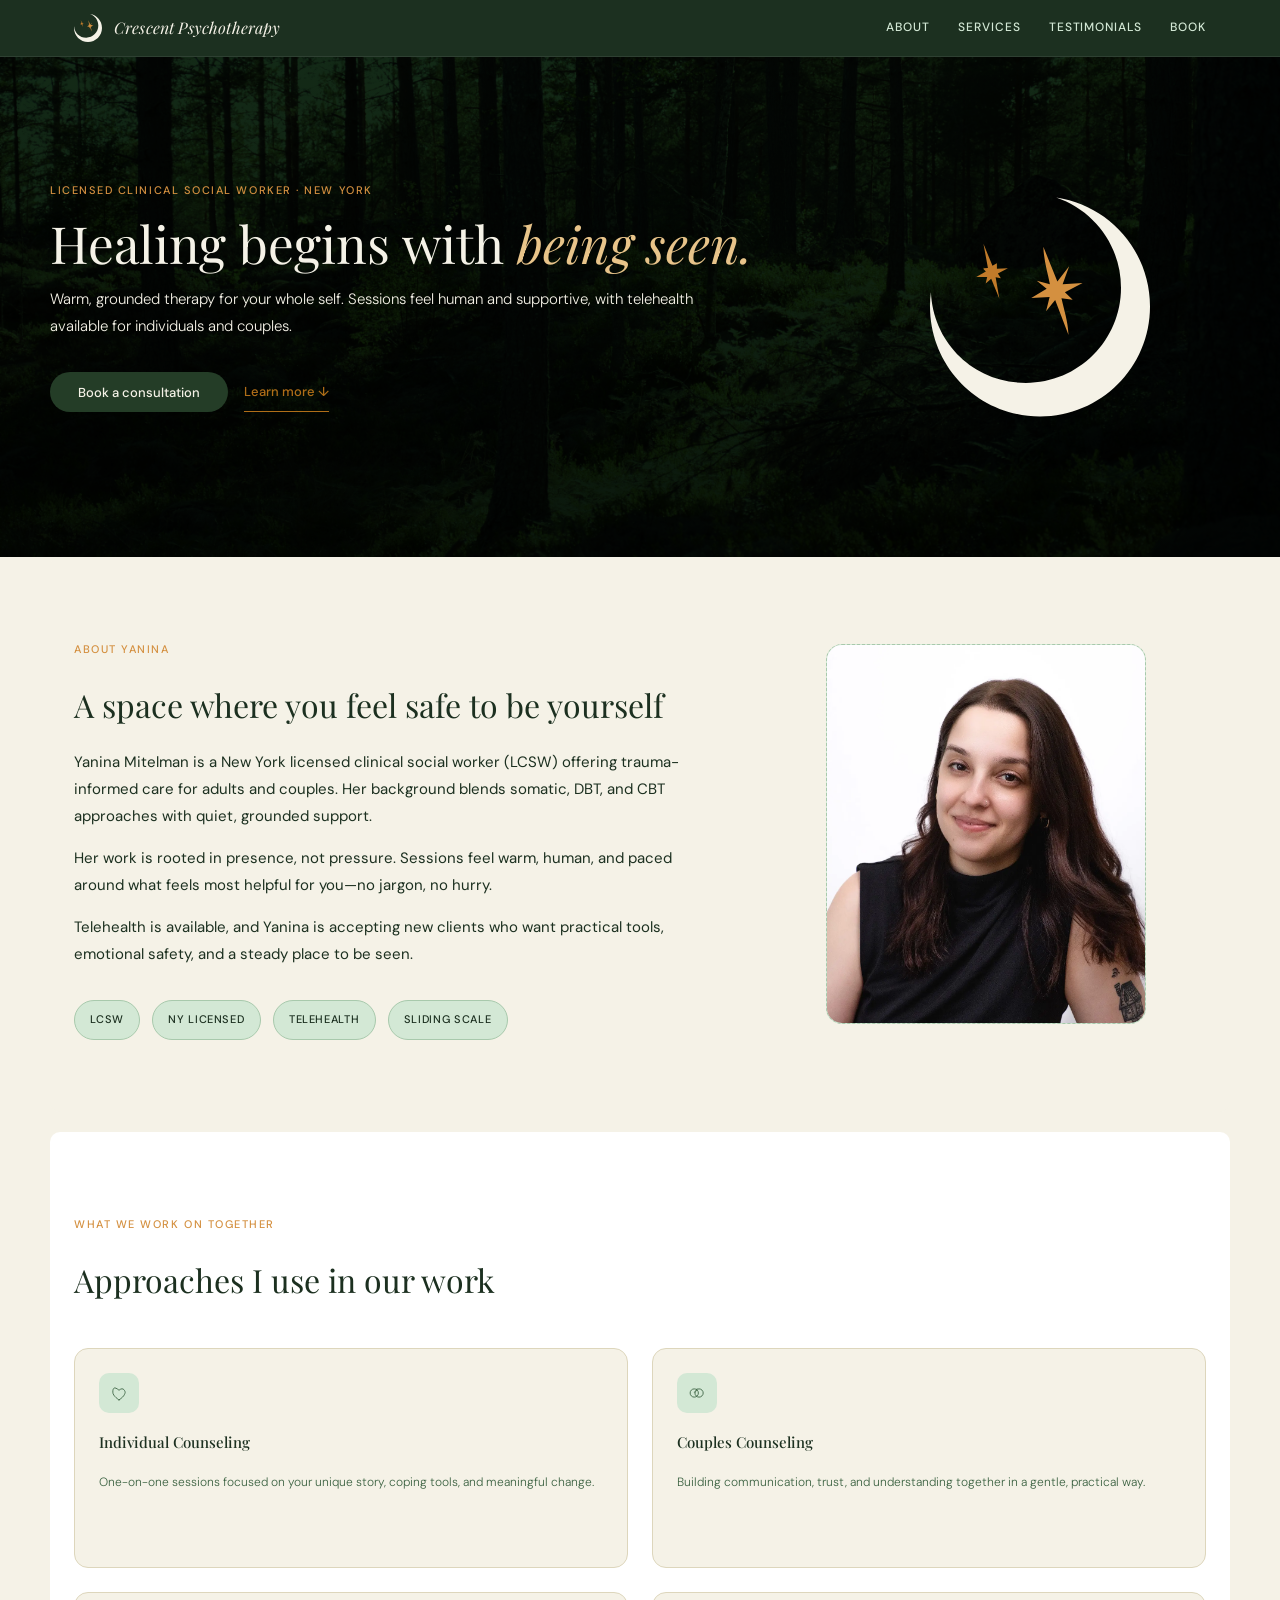
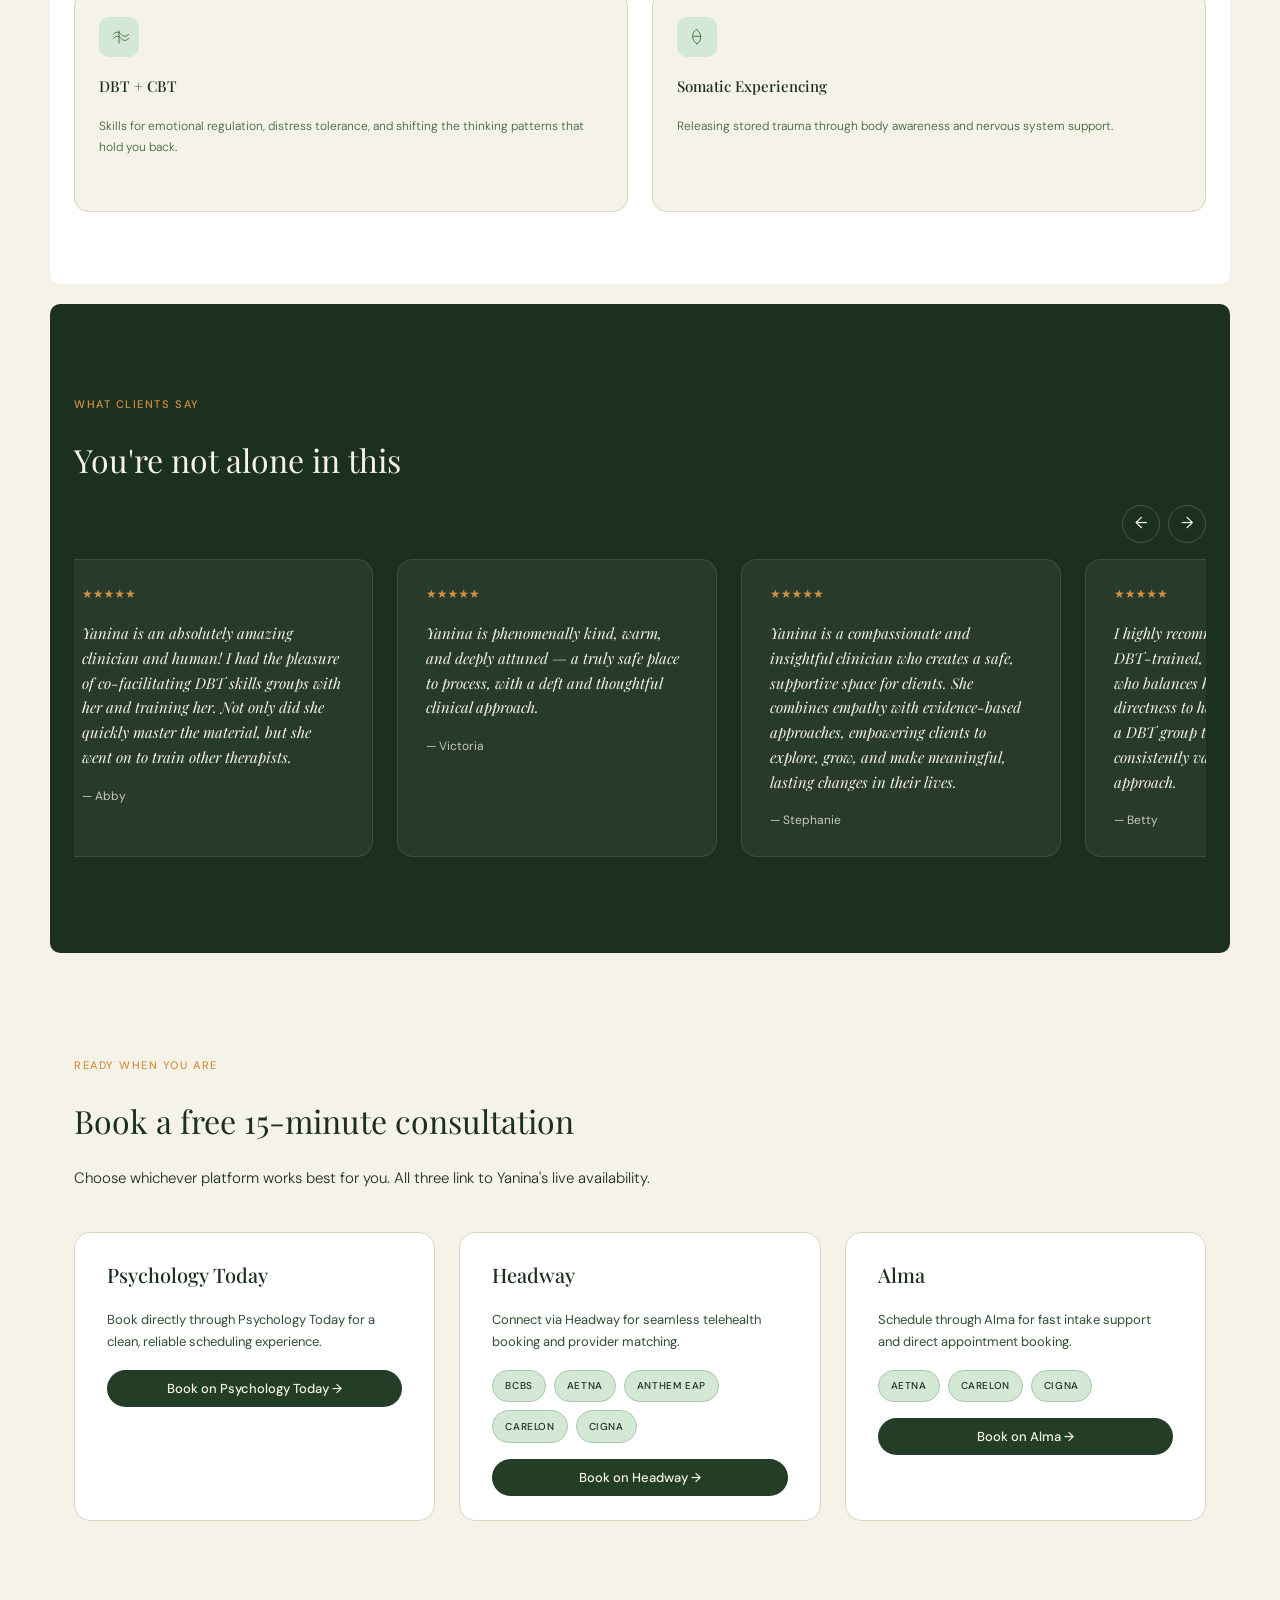
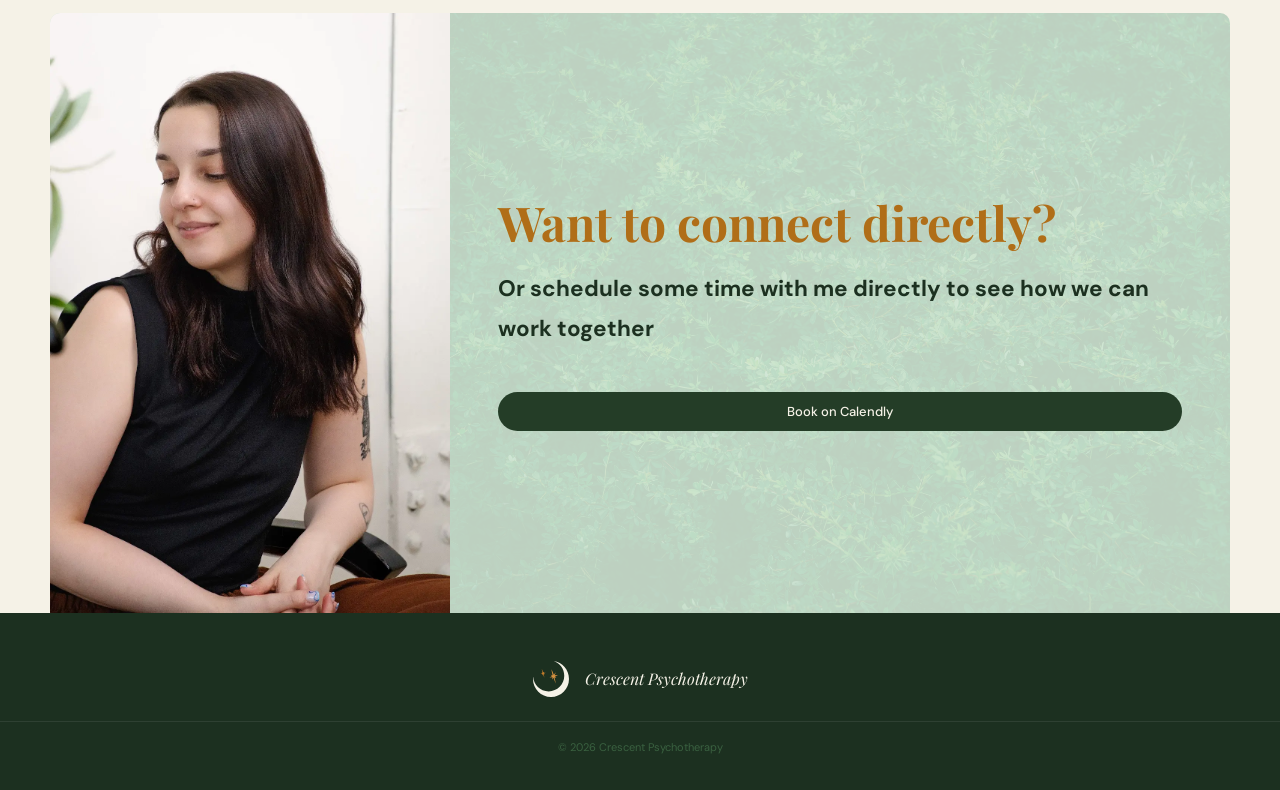
<file: index.html>
<!DOCTYPE html>
<html lang="en">
  <head>
    <meta charset="UTF-8" />
    <meta name="viewport" content="width=device-width, initial-scale=1.0" />
    <title>Crescent Psychotherapy | Yanina Mitelman, LCSW</title>

    <!-- SEO -->
    <meta name="description" content="Warm, grounded therapy with Yanina Mitelman, LCSW. Trauma-informed individual and couples counseling via telehealth in New York. Book a free 15-minute consultation." />
    <meta name="robots" content="index, follow" />
    <link rel="canonical" href="https://crescentpsychotherapy.com/" />

    <!-- Open Graph -->
    <meta property="og:type" content="website" />
    <meta property="og:url" content="https://crescentpsychotherapy.com/" />
    <meta property="og:title" content="Crescent Psychotherapy | Yanina Mitelman, LCSW" />
    <meta property="og:description" content="Warm, grounded therapy for your whole self. Telehealth available for individuals and couples in New York." />
    <meta property="og:image" content="https://crescentpsychotherapy.com/assets/yanina-mitelman-lcsw.webp" />
    <meta property="og:image:alt" content="Yanina Mitelman, LCSW — Crescent Psychotherapy" />

    <!-- Twitter Card -->
    <meta name="twitter:card" content="summary_large_image" />
    <meta name="twitter:title" content="Crescent Psychotherapy | Yanina Mitelman, LCSW" />
    <meta name="twitter:description" content="Warm, grounded therapy for your whole self. Telehealth available for individuals and couples in New York." />
    <meta name="twitter:image" content="https://crescentpsychotherapy.com/assets/yanina-mitelman-lcsw.webp" />
    <meta name="twitter:image:alt" content="Yanina Mitelman, LCSW — Crescent Psychotherapy" />

    <!-- Favicon -->
    <link rel="icon" href="assets/logo.svg" type="image/svg+xml" />
    <link rel="apple-touch-icon" href="assets/logo.svg" />
    <meta name="theme-color" content="#1C3020" />

    <!-- Structured data -->
    <script type="application/ld+json">
    {
      "@context": "https://schema.org",
      "@type": "MedicalBusiness",
      "name": "Crescent Psychotherapy",
      "url": "https://crescentpsychotherapy.com",
      "image": "https://crescentpsychotherapy.com/assets/yanina-mitelman-lcsw.webp",
      "description": "Warm, grounded therapy for individuals and couples. Trauma-informed care with Yanina Mitelman, LCSW.",
      "address": {
        "@type": "PostalAddress",
        "addressLocality": "New York",
        "addressRegion": "NY",
        "addressCountry": "US"
      },
      "employee": {
        "@type": "Person",
        "name": "Yanina Mitelman",
        "jobTitle": "Licensed Clinical Social Worker",
        "hasCredential": "LCSW",
        "image": "https://crescentpsychotherapy.com/assets/yanina-mitelman-lcsw.webp",
        "url": "https://crescentpsychotherapy.com",
        "sameAs": [
          "https://www.psychologytoday.com/profile/1565333",
          "https://care.headway.co/providers/yanina-mitelman",
          "https://secure.helloalma.com/providers/yanina-mitelman/"
        ]
      },
      "areaServed": {
        "@type": "State",
        "name": "New York"
      },
      "availableService": [
        {
          "@type": "MedicalTherapy",
          "name": "Individual Counseling",
          "description": "One-on-one sessions focused on your unique story, coping tools, and meaningful change."
        },
        {
          "@type": "MedicalTherapy",
          "name": "Couples Counseling",
          "description": "Building communication, trust, and understanding together in a gentle, practical way."
        },
        {
          "@type": "MedicalTherapy",
          "name": "DBT and CBT",
          "description": "Skills for emotional regulation, distress tolerance, and shifting thinking patterns."
        },
        {
          "@type": "MedicalTherapy",
          "name": "Somatic Experiencing",
          "description": "Releasing stored trauma through body awareness and nervous system support."
        }
      ],
      "hasOfferCatalog": {
        "@type": "OfferCatalog",
        "name": "Free 15-minute consultation"
      },
      "potentialAction": {
        "@type": "ReserveAction",
        "target": {
          "@type": "EntryPoint",
          "urlTemplate": "https://cal.com/yanina-mitelman-crescent",
          "actionPlatform": [
            "https://schema.org/DesktopWebPlatform",
            "https://schema.org/MobileWebPlatform"
          ]
        },
        "result": {
          "@type": "Reservation",
          "name": "Free 15-minute consultation"
        }
      },
      "sameAs": [
        "https://www.psychologytoday.com/profile/1565333",
        "https://care.headway.co/providers/yanina-mitelman",
        "https://secure.helloalma.com/providers/yanina-mitelman/"
      ]
    }
    </script>

    <link rel="preconnect" href="https://fonts.googleapis.com" />
    <link rel="preconnect" href="https://fonts.gstatic.com" crossorigin />
    <link
      href="https://fonts.googleapis.com/css2?family=DM+Sans:opsz,wght@9..40,300;9..40,400;9..40,500&family=Playfair+Display:ital,wght@0,400;0,500;0,700;1,400;1,500&display=swap"
      rel="stylesheet"
    />
    <link rel="stylesheet" href="css/styles.css" />
    <script defer src="js/main.js"></script>
  </head>
  <body>
    <header class="site-header" id="top">
      <nav class="site-nav">
        <a href="#top" class="nav-brand">
          <span class="nav-logo" aria-hidden="true">
            <svg xmlns="http://www.w3.org/2000/svg" viewBox="0 0 706.26 702.43" width="28" height="28" role="img" aria-label="Crescent Psychotherapy logo">
              <path d="M444.6,441l-42.78-112.32-29.17,36.22,11.29-45.78-58.9,3.36,49.41-29.62-31.67-26.22,42.17,11.6c-7.37-39.45-19.76-75.44-21.02-120.22l45,110.96,37.8-48.41-20.93,57.68,64.15-4-56.88,29.72,25.02,24.01-36.02-5.15c8.7,40.3,20.82,72.13,22.52,118.16Z" fill="#D49040"/>
              <path d="M210.71,255.8l11.95,68.89-26.17-64.17-17.84,15.43,4.96-21.19-35.34-.14,31.12-17.28-7.01-7.71c-.89-.98-.82-2.74.55-2.82l13.05-.69-14.36-77.58,28.86,70.49,14.1-8.41.34,17.93,35.2-2.1-32.12,17.35,9.47,14.76-16.77-2.76Z" fill="#C17B2A"/>
              <path d="M405.14,0c120.91,40.63,208.02,154.88,208.02,289.48,0,168.62-136.7,305.32-305.32,305.32S10.48,465.9,2.88,304.05c-1.9,14.82-2.88,29.92-2.88,45.25,0,195.03,158.1,353.13,353.13,353.13s353.13-158.1,353.13-353.13C706.26,171.95,575.5,25.15,405.14,0Z" fill="#F5F2E7"/>
            </svg>
          </span>
          <span class="nav-wordmark">Crescent <span>Psychotherapy</span></span>
        </a>

        <button class="nav-toggle" type="button" aria-expanded="false" aria-label="Open navigation menu">
          <span></span>
          <span></span>
          <span></span>
        </button>

        <div class="nav-links">
          <a href="#about">About</a>
          <a href="#services">Services</a>
          <a href="#testimonials">Testimonials</a>
          <a href="#booking">Book</a>
        </div>
      </nav>

      <div class="mobile-drawer" aria-hidden="true">
        <a href="#about">About</a>
        <a href="#services">Services</a>
        <a href="#testimonials">Testimonials</a>
        <a href="#booking">Book</a>
      </div>
    </header>

    <main>
      <section class="hero section--dark">
        <div class="hero-copy">
          <p class="eyebrow">Licensed Clinical Social Worker · New York</p>
          <h1>Healing begins with <em>being seen.</em></h1>
          <p class="hero-text">
            Warm, grounded therapy for your whole self. Sessions feel human and supportive, with telehealth available for individuals and couples.
          </p>

          <div class="hero-actions">
            <a class="button button-primary" href="#booking">Book a consultation</a>
            <a class="button button-ghost" href="#services">Learn more ↓</a>
          </div>
        </div>

        <div class="hero-visual">
          <div class="hero-logo-card" aria-hidden="true">
            <svg class="hero-svg" xmlns="http://www.w3.org/2000/svg" viewBox="0 0 706.26 702.43" width="220" height="220" role="img" aria-label="Crescent Psychotherapy logo">
              <path class="hero-star hero-star--large" d="M444.6,441l-42.78-112.32-29.17,36.22,11.29-45.78-58.9,3.36,49.41-29.62-31.67-26.22,42.17,11.6c-7.37-39.45-19.76-75.44-21.02-120.22l45,110.96,37.8-48.41-20.93,57.68,64.15-4-56.88,29.72,25.02,24.01-36.02-5.15c8.7,40.3,20.82,72.13,22.52,118.16Z" fill="#D49040"/>
              <path class="hero-star hero-star--small" d="M210.71,255.8l11.95,68.89-26.17-64.17-17.84,15.43,4.96-21.19-35.34-.14,31.12-17.28-7.01-7.71c-.89-.98-.82-2.74.55-2.82l13.05-.69-14.36-77.58,28.86,70.49,14.1-8.41.34,17.93,35.2-2.1-32.12,17.35,9.47,14.76-16.77-2.76Z" fill="#C17B2A"/>
              <path d="M405.14,0c120.91,40.63,208.02,154.88,208.02,289.48,0,168.62-136.7,305.32-305.32,305.32S10.48,465.9,2.88,304.05c-1.9,14.82-2.88,29.92-2.88,45.25,0,195.03,158.1,353.13,353.13,353.13s353.13-158.1,353.13-353.13C706.26,171.95,575.5,25.15,405.14,0Z" fill="#F5F2E7"/>
            </svg>
          </div>
        </div>
      </section>

      <section class="section section--cream" id="about">
        <div class="section-intro">
          <p class="eyebrow eyebrow-amber">About Yanina</p>
          <h2>A space where you feel safe to be yourself</h2>
          <p>
            Yanina Mitelman is a New York licensed clinical social worker (LCSW) offering trauma-informed care for adults and couples. Her background blends somatic, DBT, and CBT approaches with quiet, grounded support.
          </p>
          <p>
            Her work is rooted in presence, not pressure. Sessions feel warm, human, and paced around what feels most helpful for you—no jargon, no hurry.
          </p>
          <p>
            Telehealth is available, and Yanina is accepting new clients who want practical tools, emotional safety, and a steady place to be seen.
          </p>

          <div class="tag-list">
            <span class="tag">LCSW</span>
            <span class="tag">NY Licensed</span>
            <span class="tag">Telehealth</span>
            <span class="tag">Sliding Scale</span>
          </div>
        </div>

        <div class="about-visual">
          <div class="headshot-placeholder">
            <img src="assets/yanina-mitelman-lcsw.webp" alt="Yanina Mitelman, LCSW — Crescent Psychotherapy" />
          </div>
        </div>
      </section>

      <section class="section section--white" id="services">
        <div class="section-intro">
          <p class="eyebrow">What we work on together</p>
          <h2>Approaches I use in our work</h2>
        </div>

        <div class="services-grid">
          <article class="service-card">
            <div class="service-icon">
              <svg viewBox="0 0 64 64" aria-hidden="true" focusable="false">
                <path d="M32 52s-18-10.5-18-22.5S18 12 32 24c14-12 18 5.5 18 5.5S50 41.5 32 52z" fill="none" stroke="currentColor" stroke-linecap="round" stroke-linejoin="round" stroke-width="2.5"/>
              </svg>
            </div>
            <h3>Individual Counseling</h3>
            <p>One-on-one sessions focused on your unique story, coping tools, and meaningful change.</p>
          </article>

          <article class="service-card">
            <div class="service-icon">
              <svg viewBox="0 0 64 64" aria-hidden="true" focusable="false">
                <circle cx="24" cy="32" r="12" fill="none" stroke="currentColor" stroke-width="2.5"/>
                <circle cx="38" cy="32" r="12" fill="none" stroke="currentColor" stroke-width="2.5"/>
                <path d="M32 20c0 6-4 10-8 10" fill="none" stroke="currentColor" stroke-linecap="round" stroke-width="2.5" opacity="0.7"/>
              </svg>
            </div>
            <h3>Couples Counseling</h3>
            <p>Building communication, trust, and understanding together in a gentle, practical way.</p>
          </article>

          <article class="service-card">
            <div class="service-icon">
              <svg viewBox="0 0 64 64" aria-hidden="true" focusable="false">
                <path d="M16 24c6-8 16-8 22 0s16 8 22 0" fill="none" stroke="currentColor" stroke-linecap="round" stroke-linejoin="round" stroke-width="2.5"/>
                <path d="M16 36c6-8 16-8 22 0s16 8 22 0" fill="none" stroke="currentColor" stroke-linecap="round" stroke-linejoin="round" stroke-width="2.5"/>
                <path d="M32 14v36" fill="none" stroke="currentColor" stroke-linecap="round" stroke-width="2.5"/>
              </svg>
            </div>
            <h3>DBT + CBT</h3>
            <p>Skills for emotional regulation, distress tolerance, and shifting the thinking patterns that hold you back.</p>
          </article>

          <article class="service-card">
            <div class="service-icon">
              <svg viewBox="0 0 64 64" aria-hidden="true" focusable="false">
                <path d="M32 52c-12-8-14-18-12-28 2-8 6-12 12-14" fill="none" stroke="currentColor" stroke-linecap="round" stroke-linejoin="round" stroke-width="2.5"/>
                <path d="M32 12c10 6 12 16 10 26-2 8-6 12-10 14" fill="none" stroke="currentColor" stroke-linecap="round" stroke-linejoin="round" stroke-width="2.5"/>
                <path d="M22 30h20" fill="none" stroke="currentColor" stroke-linecap="round" stroke-width="2.5"/>
              </svg>
            </div>
            <h3>Somatic Experiencing</h3>
            <p>Releasing stored trauma through body awareness and nervous system support.</p>
          </article>
        </div>
      </section>

      <section class="section section--dark testimonials" id="testimonials">
        <div class="section-intro section-intro--centered">
          <p class="eyebrow eyebrow-amber">What clients say</p>
          <h2>You're not alone in this</h2>
        </div>

        <div class="testimonials-controls">
          <button class="testimonials-btn" id="testimonials-prev" aria-label="Previous testimonial">&#8592;</button>
          <button class="testimonials-btn" id="testimonials-next" aria-label="Next testimonial">&#8594;</button>
        </div>

        <div class="testimonials-window" aria-label="Client testimonials">
          <div class="testimonials-track">
            <article class="testimonial-card">
              <div class="testimonial-stars">★★★★★</div>
              <p>Yanina is an absolutely amazing clinician and human! I had the pleasure of co-facilitating DBT skills groups with her and training her. Not only did she quickly master the material, but she went on to train other therapists.</p>
              <span>— Abby</span>
            </article>

            <article class="testimonial-card">
              <div class="testimonial-stars">★★★★★</div>
              <p>Yanina is phenomenally kind, warm, and deeply attuned — a truly safe place to process, with a deft and thoughtful clinical approach.</p>
              <span>— Victoria</span>
            </article>

            <article class="testimonial-card">
              <div class="testimonial-stars">★★★★★</div>
              <p>Yanina is a compassionate and insightful clinician who creates a safe, supportive space for clients. She combines empathy with evidence-based approaches, empowering clients to explore, grow, and make meaningful, lasting changes in their lives.</p>
              <span>— Stephanie</span>
            </article>

            <article class="testimonial-card">
              <div class="testimonial-stars">★★★★★</div>
              <p>I highly recommend Yanina. She is a DBT-trained, strengths-based therapist who balances humor, compassion, and directness to help clients grow. We co-led a DBT group together and clients consistently valued her warm, engaging approach.</p>
              <span>— Betty</span>
            </article>

            <!-- duplicated for seamless carousel -->
            <article class="testimonial-card">
              <div class="testimonial-stars">★★★★★</div>
              <p>Yanina is an absolutely amazing clinician and human! I had the pleasure of co-facilitating DBT skills groups with her and training her. Not only did she quickly master the material, but she went on to train other therapists.</p>
              <span>— Abby</span>
            </article>

            <article class="testimonial-card">
              <div class="testimonial-stars">★★★★★</div>
              <p>Yanina is phenomenally kind, warm, and deeply attuned — a truly safe place to process, with a deft and thoughtful clinical approach.</p>
              <span>— Victoria</span>
            </article>

            <article class="testimonial-card">
              <div class="testimonial-stars">★★★★★</div>
              <p>Yanina is a compassionate and insightful clinician who creates a safe, supportive space for clients. She combines empathy with evidence-based approaches, empowering clients to explore, grow, and make meaningful, lasting changes in their lives.</p>
              <span>— Stephanie</span>
            </article>

            <article class="testimonial-card">
              <div class="testimonial-stars">★★★★★</div>
              <p>I highly recommend Yanina. She is a DBT-trained, strengths-based therapist who balances humor, compassion, and directness to help clients grow. We co-led a DBT group together and clients consistently valued her warm, engaging approach.</p>
              <span>— Betty</span>
            </article>
          </div>
        </div>
      </section>

      <section class="section section--cream" id="booking">
        <div class="section-intro">
          <p class="eyebrow eyebrow-amber">Ready when you are</p>
          <h2>Book a free 15-minute consultation</h2>
          <p class="booking-copy">
            Choose whichever platform works best for you. All three link to Yanina's live availability.
          </p>
        </div>

        <div class="booking-grid">
          <article class="booking-card">
            <h3>Psychology Today</h3>
            <p>Book directly through Psychology Today for a clean, reliable scheduling experience.</p>
            <a class="button button-primary button-sm" href="https://www.psychologytoday.com/profile/1565333" target="_blank" rel="noreferrer">Book on Psychology Today →</a>
          </article>

          <article class="booking-card">
            <h3>Headway</h3>
            <p>Connect via Headway for seamless telehealth booking and provider matching.</p>
            <div class="tag-list">
              <span class="tag">BCBS</span>
              <span class="tag">Aetna</span>
              <span class="tag">Anthem EAP</span>
              <span class="tag">Carelon</span>
              <span class="tag">Cigna</span>
            </div>
            <a class="button button-primary button-sm" href="https://care.headway.co/providers/yanina-mitelman" target="_blank" rel="noreferrer">Book on Headway →</a>
          </article>

          <article class="booking-card">
            <h3>Alma</h3>
            <p>Schedule through Alma for fast intake support and direct appointment booking.</p>
            <div class="tag-list">
              <span class="tag">Aetna</span>
              <span class="tag">Carelon</span>
              <span class="tag">Cigna</span>
            </div>
            <a class="button button-primary button-sm" href="https://secure.helloalma.com/providers/yanina-mitelman/" target="_blank" rel="noreferrer">Book on Alma →</a>
          </article>
        </div>

      </section>

      <section class="section section--green-soft section--connect-direct">
        <div class="connect-direct-inner">
          <div class="connect-direct-photo">
            <img src="assets/IMG_1883.webp" alt="Yanina Mitelman, therapist" loading="lazy" />
          </div>
          <div class="connect-direct-body">
            <h1 class="connect-direct-heading">Want to connect directly?</h1>
            <h2>Or schedule some time with me directly to see how we can work together</h2>
            <a class="button button-primary" href="https://cal.com/yanina-mitelman-crescent" target="_blank" rel="noopener noreferrer">Book on Calendly</a>
          </div>
        </div>
      </section>
      </section>
    </main>

    <footer class="site-footer">
      <div class="footer-top footer-top--simple">
        <div class="footer-brand">
          <div class="footer-logo" aria-hidden="true">
            <svg xmlns="http://www.w3.org/2000/svg" viewBox="0 0 706.26 702.43" width="36" height="36">
              <path d="M444.6,441l-42.78-112.32-29.17,36.22,11.29-45.78-58.9,3.36,49.41-29.62-31.67-26.22,42.17,11.6c-7.37-39.45-19.76-75.44-21.02-120.22l45,110.96,37.8-48.41-20.93,57.68,64.15-4-56.88,29.72,25.02,24.01-36.02-5.15c8.7,40.3,20.82,72.13,22.52,118.16Z" fill="#D49040"/>
              <path d="M210.71,255.8l11.95,68.89-26.17-64.17-17.84,15.43,4.96-21.19-35.34-.14,31.12-17.28-7.01-7.71c-.89-.98-.82-2.74.55-2.82l13.05-.69-14.36-77.58,28.86,70.49,14.1-8.41.34,17.93,35.2-2.1-32.12,17.35,9.47,14.76-16.77-2.76Z" fill="#C17B2A"/>
              <path d="M405.14,0c120.91,40.63,208.02,154.88,208.02,289.48,0,168.62-136.7,305.32-305.32,305.32S10.48,465.9,2.88,304.05c-1.9,14.82-2.88,29.92-2.88,45.25,0,195.03,158.1,353.13,353.13,353.13s353.13-158.1,353.13-353.13C706.26,171.95,575.5,25.15,405.14,0Z" fill="#F5F2E7"/>
            </svg>
          </div>
          <div>
            <p class="footer-wordmark">Crescent Psychotherapy</p>
          </div>
        </div>
      </div>

      <div class="footer-bottom">
        <p>© 2026 Crescent Psychotherapy</p>
      </div>
  </body>
</html>
</file>
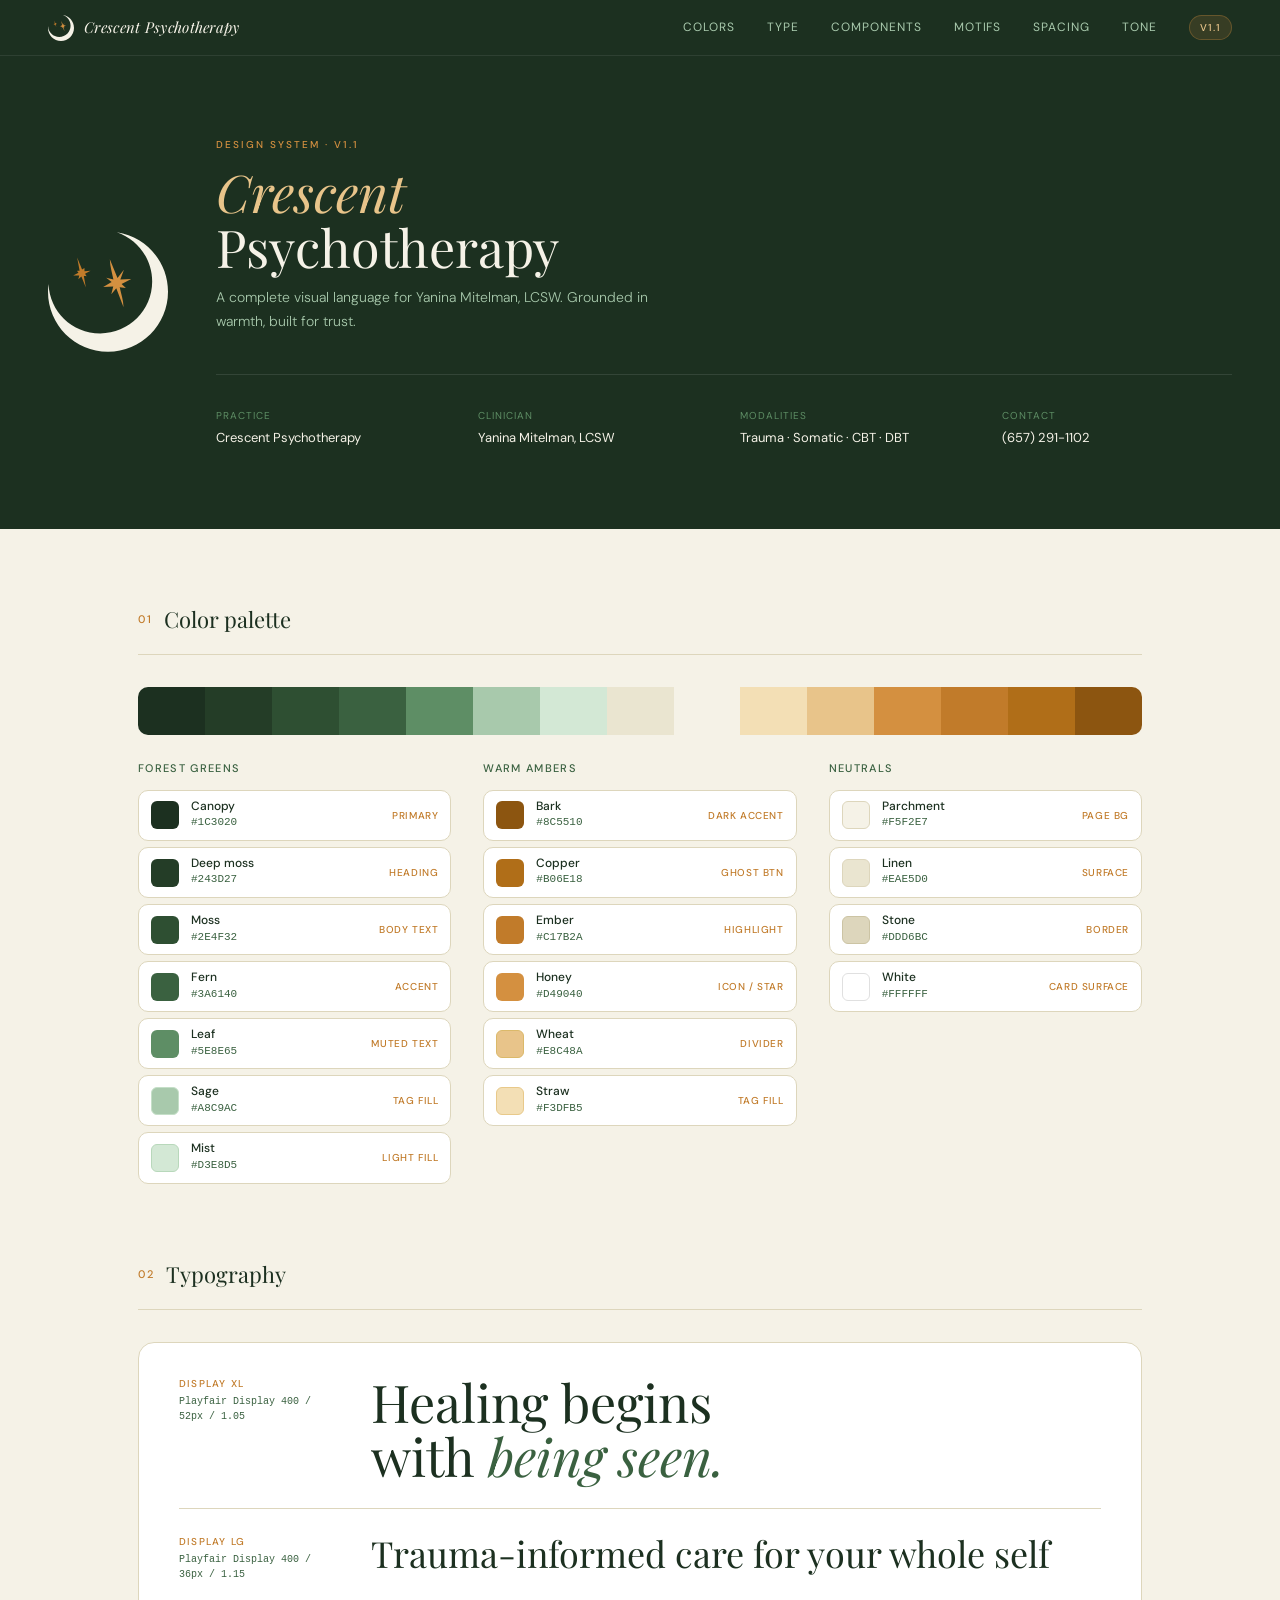
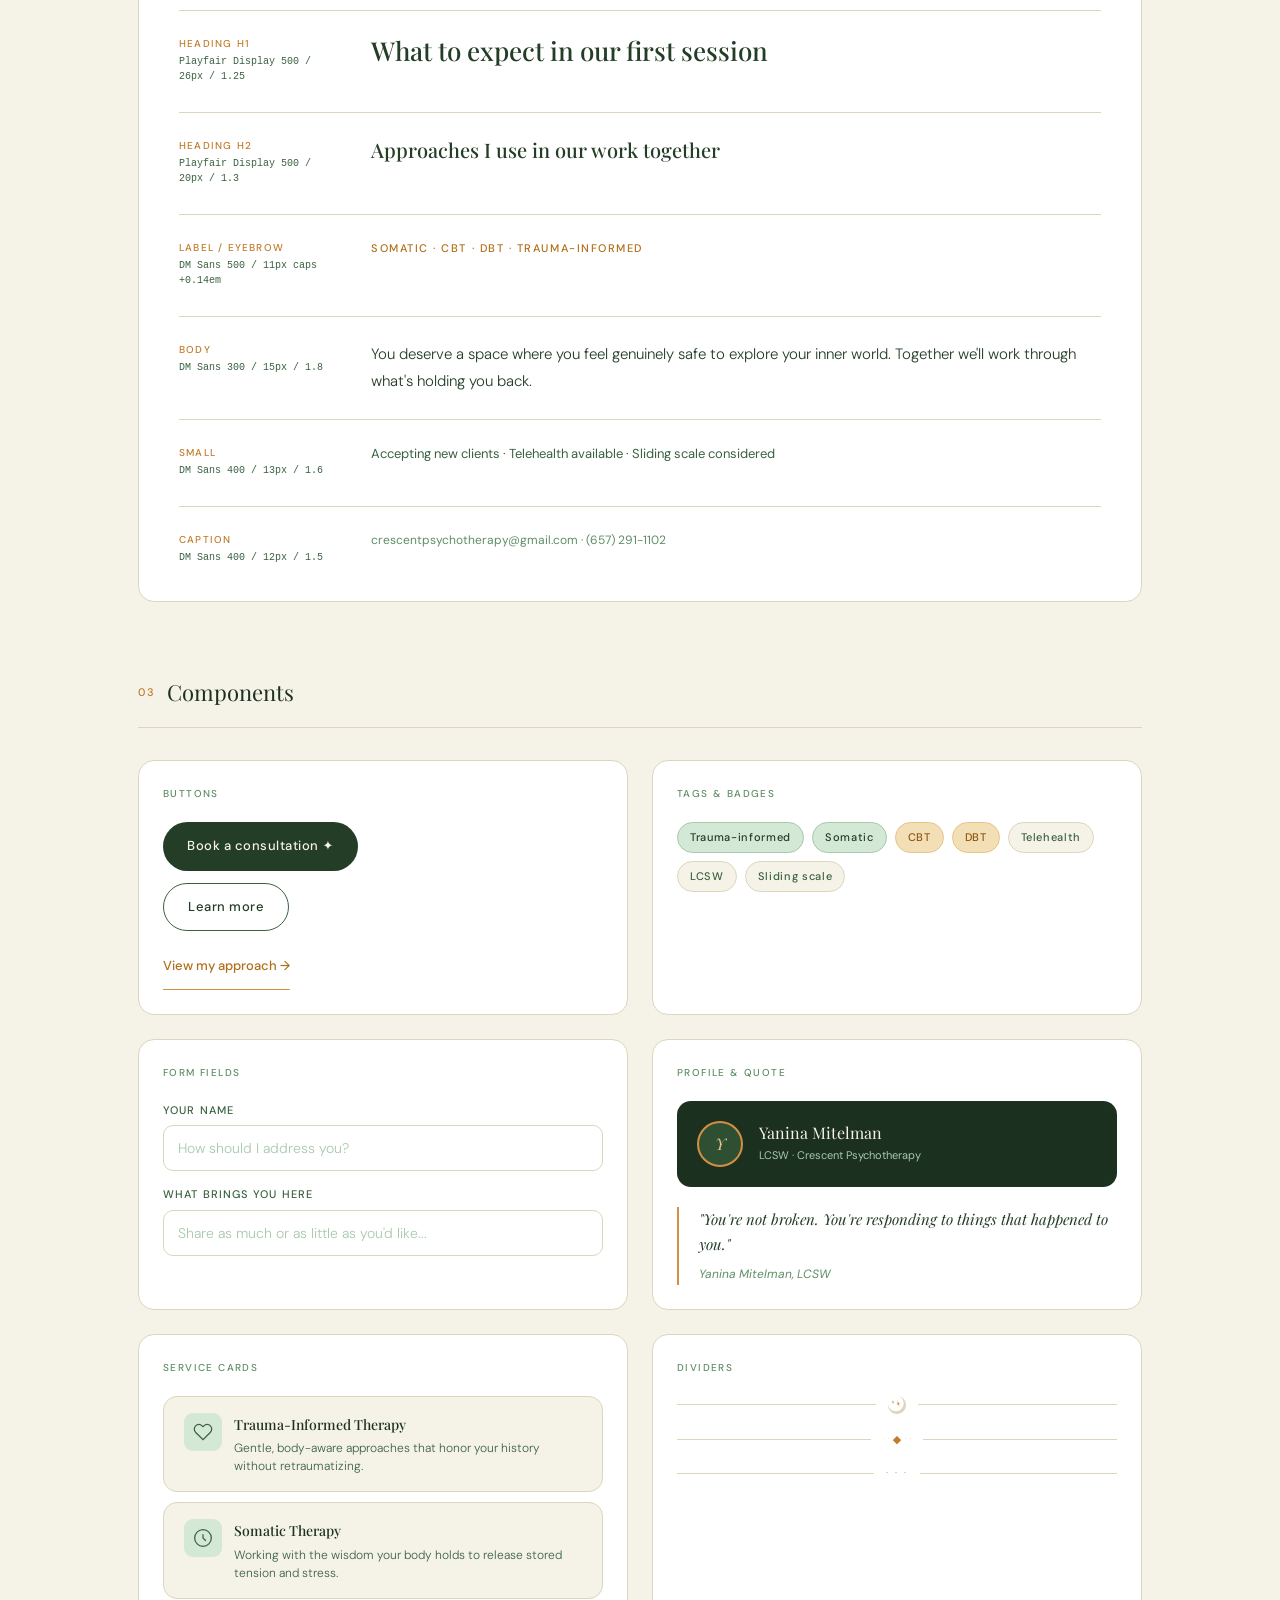
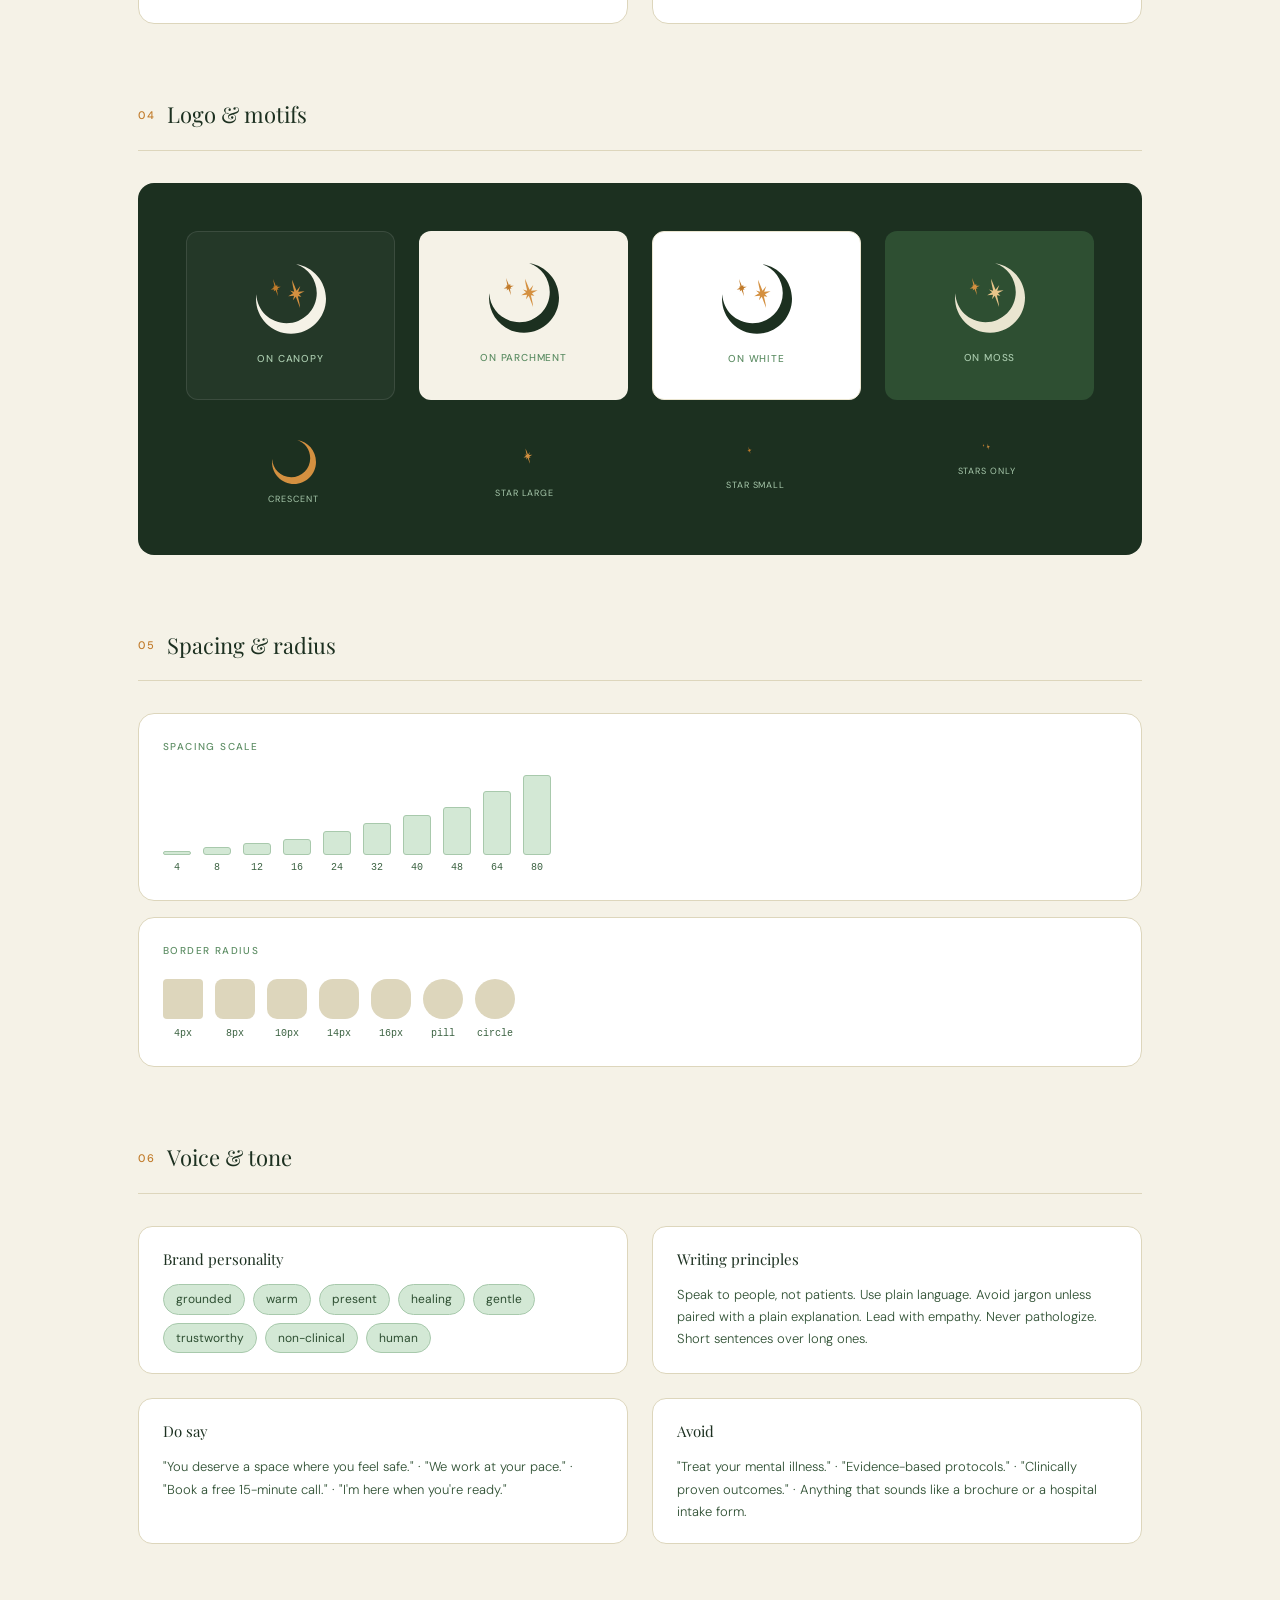
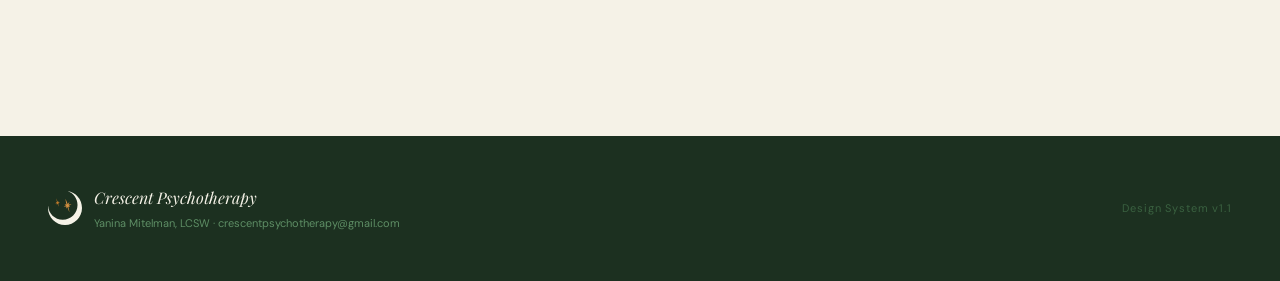
<file: working files/crescent-design-system.html>
<!DOCTYPE html>
<html lang="en">
<head>
  <meta charset="UTF-8">
  <meta name="viewport" content="width=device-width, initial-scale=1.0">
  <title>Crescent Psychotherapy — Design System</title>
  <link rel="preconnect" href="https://fonts.googleapis.com">
  <link href="https://fonts.googleapis.com/css2?family=Playfair+Display:ital,wght@0,400;0,500;0,700;1,400;1,500&family=DM+Sans:opsz,wght@9..40,300;9..40,400;9..40,500&display=swap" rel="stylesheet">
  <style>
    :root {
      --cp-cream: #F5F2E7;
      --cp-cream-dark: #EAE5D0;
      --cp-cream-deeper: #DDD6BC;
      --cp-green-900: #1C3020;
      --cp-green-800: #243D27;
      --cp-green-700: #2E4F32;
      --cp-green-600: #3A6140;
      --cp-green-400: #5E8E65;
      --cp-green-200: #A8C9AC;
      --cp-green-100: #D3E8D5;
      --cp-amber-700: #8C5510;
      --cp-amber-600: #B06E18;
      --cp-amber-500: #C17B2A;
      --cp-amber-400: #D49040;
      --cp-amber-200: #E8C48A;
      --cp-amber-100: #F3DFB5;
      --cp-white: #FFFFFF;
      --cp-serif: 'Playfair Display', Georgia, serif;
      --cp-sans: 'DM Sans', system-ui, sans-serif;
    }

    *, *::before, *::after { box-sizing: border-box; margin: 0; padding: 0; }
    html { scroll-behavior: smooth; }
    body { font-family: var(--cp-sans); background: var(--cp-cream); color: var(--cp-green-900); font-size: 15px; line-height: 1.7; overflow-x: hidden; }

    /* ── NAV ── */
    nav {
      position: sticky; top: 0; z-index: 100;
      background: var(--cp-green-900);
      padding: 0 1.25rem;
      display: flex; align-items: center; gap: 0;
      height: 56px;
      border-bottom: 1px solid rgba(255,255,255,0.08);
    }
    .nav-logo { display: flex; align-items: center; gap: 10px; text-decoration: none; margin-right: auto; min-width: 0; }
    .nav-logo span { font-family: var(--cp-serif); font-size: 15px; font-style: italic; color: var(--cp-cream); letter-spacing: 0.02em; white-space: nowrap; overflow: hidden; text-overflow: ellipsis; }
    .nav-links { display: none; }
    .nav-pill { font-size: 10px; font-weight: 500; letter-spacing: 0.1em; text-transform: uppercase; background: rgba(212,144,64,0.15); color: var(--cp-amber-200); border: 1px solid rgba(212,144,64,0.3); border-radius: 100px; padding: 3px 10px; flex-shrink: 0; margin-left: 1rem; }

    /* Mobile nav scroll strip */
    .nav-scroll {
      display: flex;
      overflow-x: auto;
      -webkit-overflow-scrolling: touch;
      scrollbar-width: none;
      background: var(--cp-green-800);
      border-bottom: 1px solid rgba(255,255,255,0.06);
      padding: 0 1.25rem;
      gap: 0;
    }
    .nav-scroll::-webkit-scrollbar { display: none; }
    .nav-scroll a {
      font-size: 11px; font-weight: 400; letter-spacing: 0.08em; text-transform: uppercase;
      color: var(--cp-green-200); text-decoration: none; white-space: nowrap;
      padding: 10px 14px; flex-shrink: 0;
      transition: color 0.2s;
    }
    .nav-scroll a:hover { color: var(--cp-amber-200); }

    /* ── LAYOUT ── */
    .page { max-width: 1100px; margin: 0 auto; padding: 0 1.25rem 4rem; }
    .section { margin-top: 3.5rem; }
    .section-header { display: flex; align-items: center; gap: 0.75rem; margin-bottom: 2rem; padding-bottom: 1rem; border-bottom: 1px solid var(--cp-cream-deeper); }
    .section-num { font-size: 11px; font-weight: 500; letter-spacing: 0.15em; color: var(--cp-amber-500); flex-shrink: 0; }
    .section-title { font-family: var(--cp-serif); font-size: 22px; font-weight: 400; color: var(--cp-green-900); }

    /* ── HERO ── */
    .hero {
      background: var(--cp-green-900);
      padding: 2.5rem 1.25rem;
      display: flex;
      flex-direction: column;
      align-items: center;
      gap: 2rem;
      text-align: center;
    }
    .hero-logo svg { display: block; }
    .hero-text { flex: 1; width: 100%; }
    .hero-eyebrow { font-size: 10px; font-weight: 500; letter-spacing: 0.2em; text-transform: uppercase; color: var(--cp-amber-400); margin-bottom: 0.75rem; }
    .hero-title { font-family: var(--cp-serif); font-size: 38px; font-weight: 400; color: var(--cp-cream); line-height: 1.05; margin-bottom: 0.75rem; }
    .hero-title em { font-style: italic; color: var(--cp-amber-200); }
    .hero-sub { font-size: 13px; font-weight: 300; color: var(--cp-green-200); line-height: 1.7; }
    .hero-meta {
      display: grid;
      grid-template-columns: 1fr 1fr;
      gap: 1rem;
      margin-top: 2rem;
      padding-top: 1.5rem;
      border-top: 1px solid rgba(255,255,255,0.1);
      text-align: left;
      width: 100%;
    }
    .hero-meta-item { display: flex; flex-direction: column; gap: 3px; }
    .hero-meta-label { font-size: 10px; letter-spacing: 0.1em; text-transform: uppercase; color: var(--cp-green-400); }
    .hero-meta-val { font-size: 12px; color: var(--cp-cream); }

    /* ── COLORS ── */
    .palette-bar { height: 48px; border-radius: 10px; overflow: hidden; display: flex; margin-bottom: 1.5rem; }
    .palette-bar div { flex: 1; }
    .color-grid { display: grid; grid-template-columns: 1fr; gap: 2rem; }
    .color-group-title { font-size: 11px; font-weight: 500; letter-spacing: 0.12em; text-transform: uppercase; color: var(--cp-green-600); margin-bottom: 0.75rem; }
    .swatch-list { display: flex; flex-direction: column; gap: 6px; }
    .swatch-row { display: flex; align-items: center; gap: 12px; padding: 8px 12px; background: var(--cp-white); border: 0.5px solid var(--cp-cream-deeper); border-radius: 10px; }
    .swatch-dot { width: 28px; height: 28px; border-radius: 6px; flex-shrink: 0; }
    .swatch-info { flex: 1; min-width: 0; }
    .swatch-name { font-size: 12px; font-weight: 500; color: var(--cp-green-900); line-height: 1.2; }
    .swatch-hex { font-size: 11px; color: var(--cp-green-600); font-family: 'Courier New', monospace; }
    .swatch-role { font-size: 10px; font-weight: 500; letter-spacing: 0.06em; text-transform: uppercase; color: var(--cp-amber-500); white-space: nowrap; flex-shrink: 0; }

    /* ── TYPOGRAPHY ── */
    .type-bg { background: var(--cp-white); border: 0.5px solid var(--cp-cream-deeper); border-radius: 16px; padding: 1.5rem; }
    .type-row { padding: 1.5rem 0; border-bottom: 0.5px solid var(--cp-cream-deeper); display: flex; flex-direction: column; gap: 0.75rem; }
    .type-row:last-child { border-bottom: none; padding-bottom: 0; }
    .type-row:first-child { padding-top: 0; }
    .type-role { font-size: 10px; font-weight: 500; letter-spacing: 0.12em; text-transform: uppercase; color: var(--cp-amber-500); margin-bottom: 2px; }
    .type-spec { font-size: 10px; color: var(--cp-green-600); line-height: 1.5; font-family: 'Courier New', monospace; margin-bottom: 4px; }
    .t-display-xl { font-family: var(--cp-serif); font-size: 36px; font-weight: 400; color: var(--cp-green-900); line-height: 1.05; }
    .t-display-xl em { font-style: italic; color: var(--cp-green-600); }
    .t-display-lg { font-family: var(--cp-serif); font-size: 26px; font-weight: 400; color: var(--cp-green-900); line-height: 1.15; }
    .t-h1 { font-family: var(--cp-serif); font-size: 22px; font-weight: 500; color: var(--cp-green-800); line-height: 1.25; }
    .t-h2 { font-family: var(--cp-serif); font-size: 18px; font-weight: 500; color: var(--cp-green-800); line-height: 1.3; }
    .t-label { font-size: 11px; font-weight: 500; letter-spacing: 0.14em; text-transform: uppercase; color: var(--cp-amber-600); }
    .t-body { font-size: 14px; font-weight: 300; color: var(--cp-green-800); line-height: 1.8; }
    .t-small { font-size: 13px; color: var(--cp-green-600); line-height: 1.6; }
    .t-caption { font-size: 12px; color: var(--cp-green-400); line-height: 1.5; word-break: break-all; }

    /* ── COMPONENTS ── */
    .comp-grid { display: grid; grid-template-columns: 1fr; gap: 1rem; }
    .comp-card { background: var(--cp-white); border: 0.5px solid var(--cp-cream-deeper); border-radius: 16px; padding: 1.5rem; }
    .comp-label { font-size: 10px; font-weight: 500; letter-spacing: 0.14em; text-transform: uppercase; color: var(--cp-green-400); margin-bottom: 1.25rem; }

    .btn-primary { display: inline-flex; align-items: center; gap: 8px; background: var(--cp-green-800); color: var(--cp-cream); font-family: var(--cp-sans); font-size: 13px; font-weight: 500; letter-spacing: 0.04em; padding: 13px 24px; border-radius: 100px; border: none; cursor: pointer; text-decoration: none; transition: background 0.2s; }
    .btn-secondary { display: inline-flex; align-items: center; gap: 8px; background: transparent; color: var(--cp-green-800); font-family: var(--cp-sans); font-size: 13px; font-weight: 500; letter-spacing: 0.04em; padding: 12px 24px; border-radius: 100px; border: 1.5px solid var(--cp-green-600); cursor: pointer; text-decoration: none; }
    .btn-ghost { display: inline-flex; align-items: center; gap: 6px; background: transparent; color: var(--cp-amber-600); font-family: var(--cp-sans); font-size: 13px; font-weight: 500; padding: 12px 0; border: none; border-bottom: 1px solid var(--cp-amber-400); cursor: pointer; text-decoration: none; border-radius: 0; }
    .btn-stack { display: flex; flex-direction: column; align-items: flex-start; gap: 12px; }

    .tag { display: inline-flex; align-items: center; font-size: 11px; font-weight: 500; letter-spacing: 0.06em; padding: 5px 12px; border-radius: 100px; }
    .tag-green { background: var(--cp-green-100); color: var(--cp-green-800); border: 0.5px solid var(--cp-green-200); }
    .tag-amber { background: var(--cp-amber-100); color: var(--cp-amber-700); border: 0.5px solid var(--cp-amber-200); }
    .tag-cream { background: var(--cp-cream); color: var(--cp-green-600); border: 0.5px solid var(--cp-cream-deeper); }
    .tags-wrap { display: flex; flex-wrap: wrap; gap: 8px; }

    .field-label { display: block; font-size: 11px; font-weight: 500; letter-spacing: 0.1em; text-transform: uppercase; color: var(--cp-green-600); margin-bottom: 6px; }
    .field-input { width: 100%; font-family: var(--cp-sans); font-size: 14px; font-weight: 300; padding: 13px 14px; border: 1px solid var(--cp-cream-deeper); border-radius: 10px; background: var(--cp-white); color: var(--cp-green-900); outline: none; margin-bottom: 14px; transition: border-color 0.2s; appearance: none; -webkit-appearance: none; }
    .field-input:focus { border-color: var(--cp-green-400); }
    .field-input::placeholder { color: var(--cp-green-200); }

    .profile-card { background: var(--cp-green-900); border-radius: 14px; padding: 1.25rem; display: flex; align-items: center; gap: 1rem; margin-bottom: 1.25rem; }
    .profile-avatar { width: 46px; height: 46px; border-radius: 50%; background: var(--cp-green-700); border: 2px solid var(--cp-amber-400); flex-shrink: 0; display: flex; align-items: center; justify-content: center; font-family: var(--cp-serif); font-size: 16px; font-style: italic; color: var(--cp-amber-200); }
    .profile-name { font-family: var(--cp-serif); font-size: 16px; color: var(--cp-cream); line-height: 1.2; }
    .profile-title { font-size: 11px; color: var(--cp-green-200); margin-top: 3px; }

    .quote-block { border-left: 2px solid var(--cp-amber-400); padding-left: 1.25rem; }
    .quote-text { font-family: var(--cp-serif); font-size: 15px; font-style: italic; color: var(--cp-green-800); line-height: 1.65; }
    .quote-cite { display: block; margin-top: 8px; font-size: 12px; color: var(--cp-green-400); }

    .service-card { background: var(--cp-cream); border: 0.5px solid var(--cp-cream-deeper); border-radius: 14px; padding: 1rem 1.25rem; display: flex; align-items: flex-start; gap: 12px; margin-bottom: 10px; }
    .service-card:last-child { margin-bottom: 0; }
    .service-icon { width: 38px; height: 38px; border-radius: 9px; background: var(--cp-green-100); display: flex; align-items: center; justify-content: center; flex-shrink: 0; }
    .service-title { font-family: var(--cp-serif); font-size: 14px; font-weight: 500; color: var(--cp-green-900); margin-bottom: 3px; }
    .service-desc { font-size: 12px; color: var(--cp-green-600); font-weight: 300; line-height: 1.5; }

    .divider { display: flex; align-items: center; gap: 12px; margin: 1rem 0; }
    .divider-line { flex: 1; height: 0.5px; background: var(--cp-cream-deeper); }

    /* ── MOTIFS ── */
    .motifs-bg { background: var(--cp-green-900); border-radius: 16px; padding: 1.5rem; }
    .logo-grid { display: grid; grid-template-columns: 1fr 1fr; gap: 1rem; margin-bottom: 1.5rem; }
    .logo-cell { border-radius: 12px; padding: 1.25rem; display: flex; flex-direction: column; align-items: center; gap: 0.75rem; }
    .logo-cell-label { font-size: 10px; letter-spacing: 0.08em; text-transform: uppercase; font-weight: 500; }
    .motif-grid { display: grid; grid-template-columns: repeat(4, 1fr); gap: 1rem; }
    .motif-item { display: flex; flex-direction: column; align-items: center; gap: 8px; }
    .motif-name { font-size: 9px; letter-spacing: 0.1em; text-transform: uppercase; color: var(--cp-green-200); text-align: center; }

    /* ── SPACING ── */
    .spacing-row { display: flex; gap: 0.75rem; align-items: flex-end; flex-wrap: wrap; }
    .space-item { display: flex; flex-direction: column; align-items: center; gap: 4px; }
    .space-bar { width: 28px; background: var(--cp-green-100); border: 1px solid var(--cp-green-200); border-radius: 3px; }
    .space-val { font-size: 10px; font-family: 'Courier New', monospace; color: var(--cp-green-600); }
    .radius-row { display: flex; gap: 0.75rem; align-items: center; flex-wrap: wrap; }
    .radius-item { display: flex; flex-direction: column; align-items: center; gap: 6px; }
    .radius-box { width: 40px; height: 40px; background: var(--cp-cream-deeper); }

    /* ── TONE ── */
    .tone-grid { display: grid; grid-template-columns: 1fr; gap: 1rem; }
    .tone-card { background: var(--cp-white); border: 0.5px solid var(--cp-cream-deeper); border-radius: 14px; padding: 1.25rem 1.5rem; }
    .tone-card-title { font-family: var(--cp-serif); font-size: 15px; color: var(--cp-green-900); margin-bottom: 0.75rem; }
    .tone-card-body { font-size: 13px; font-weight: 300; color: var(--cp-green-700); line-height: 1.7; }
    .tone-words { display: flex; flex-wrap: wrap; gap: 8px; }
    .tone-word { font-size: 12px; color: var(--cp-green-700); background: var(--cp-green-100); border: 0.5px solid var(--cp-green-200); border-radius: 100px; padding: 4px 12px; }

    /* ── FOOTER ── */
    footer { background: var(--cp-green-900); padding: 2rem 1.25rem; margin-top: 4rem; display: flex; flex-direction: column; gap: 1rem; }
    .footer-left { display: flex; align-items: center; gap: 12px; }
    .footer-name { font-family: var(--cp-serif); font-size: 15px; font-style: italic; color: var(--cp-cream); }
    .footer-meta { font-size: 11px; color: var(--cp-green-400); margin-top: 3px; word-break: break-all; }
    .footer-right { font-size: 11px; color: var(--cp-green-600); letter-spacing: 0.08em; }

    /* ── TABLET 640px+ ── */
    @media (min-width: 640px) {
      .page { padding: 0 2rem 5rem; }
      .section { margin-top: 4.5rem; }

      .hero { padding: 4rem 2rem; flex-direction: row; text-align: left; align-items: center; }
      .hero-title { font-size: 46px; }
      .hero-meta { grid-template-columns: repeat(4, 1fr); }

      .color-grid { grid-template-columns: repeat(2, 1fr); }

      .type-bg { padding: 2rem 2.5rem; }
      .type-row { flex-direction: row; gap: 2rem; align-items: start; }
      .type-meta-col { width: 140px; flex-shrink: 0; }

      .comp-grid { grid-template-columns: 1fr 1fr; }

      .logo-grid { grid-template-columns: repeat(4, 1fr); }

      .tone-grid { grid-template-columns: 1fr 1fr; }

      footer { flex-direction: row; align-items: center; justify-content: space-between; padding: 2.5rem 2rem; }
    }

    /* ── DESKTOP 900px+ ── */
    @media (min-width: 900px) {
      nav { padding: 0 3rem; gap: 2rem; }
      .nav-links { display: flex; gap: 2rem; align-items: center; }
      .nav-links a { font-size: 12px; font-weight: 400; letter-spacing: 0.08em; text-transform: uppercase; color: var(--cp-green-200); text-decoration: none; transition: color 0.2s; }
      .nav-links a:hover { color: var(--cp-amber-200); }
      .nav-scroll { display: none; }
      .nav-pill { margin-left: 0; }

      .page { padding: 0 3rem 6rem; }

      .hero { padding: 5rem 3rem; gap: 3rem; }
      .hero-title { font-size: 52px; }
      .hero-sub { max-width: 480px; font-size: 14px; }
      .hero-meta { gap: 2rem; margin-top: 2.5rem; padding-top: 2rem; }
      .hero-meta-val { font-size: 13px; }

      .color-grid { grid-template-columns: repeat(3, 1fr); }

      .type-row { gap: 2rem; }
      .type-meta-col { width: 160px; }
      .t-display-xl { font-size: 52px; }
      .t-display-lg { font-size: 36px; }
      .t-h1 { font-size: 26px; }
      .t-h2 { font-size: 20px; }
      .t-body { font-size: 15px; }

      .motifs-bg { padding: 3rem; }
      .logo-grid { gap: 1.5rem; margin-bottom: 2.5rem; }
      .logo-cell { padding: 2rem; gap: 1rem; }

      .tone-grid { gap: 1.5rem; }
      .comp-grid { gap: 1.5rem; }

      footer { padding: 3rem; margin-top: 6rem; }
      .footer-name { font-size: 16px; }
    }
  </style>
</head>
<body>

<!-- NAV -->
<nav>
  <a href="#" class="nav-logo">
    <svg xmlns="http://www.w3.org/2000/svg" viewBox="0 0 706.26 702.43" width="26" height="26" style="flex-shrink:0;">
      <path d="M444.6,441l-42.78-112.32-29.17,36.22,11.29-45.78-58.9,3.36,49.41-29.62-31.67-26.22,42.17,11.6c-7.37-39.45-19.76-75.44-21.02-120.22l45,110.96,37.8-48.41-20.93,57.68,64.15-4-56.88,29.72,25.02,24.01-36.02-5.15c8.7,40.3,20.82,72.13,22.52,118.16Z" fill="#D49040"/>
      <path d="M210.71,255.8l11.95,68.89-26.17-64.17-17.84,15.43,4.96-21.19-35.34-.14,31.12-17.28-7.01-7.71c-.89-.98-.82-2.74.55-2.82l13.05-.69-14.36-77.58,28.86,70.49,14.1-8.41.34,17.93,35.2-2.1-32.12,17.35,9.47,14.76-16.77-2.76Z" fill="#C17B2A"/>
      <path d="M405.14,0c120.91,40.63,208.02,154.88,208.02,289.48,0,168.62-136.7,305.32-305.32,305.32S10.48,465.9,2.88,304.05c-1.9,14.82-2.88,29.92-2.88,45.25,0,195.03,158.1,353.13,353.13,353.13s353.13-158.1,353.13-353.13C706.26,171.95,575.5,25.15,405.14,0Z" fill="#F5F2E7"/>
    </svg>
    <span>Crescent Psychotherapy</span>
  </a>
  <div class="nav-links">
    <a href="#colors">Colors</a>
    <a href="#typography">Type</a>
    <a href="#components">Components</a>
    <a href="#motifs">Motifs</a>
    <a href="#spacing">Spacing</a>
    <a href="#tone">Tone</a>
  </div>
  <span class="nav-pill">v1.1</span>
</nav>

<!-- MOBILE NAV SCROLL STRIP -->
<div class="nav-scroll">
  <a href="#colors">Colors</a>
  <a href="#typography">Type</a>
  <a href="#components">Components</a>
  <a href="#motifs">Motifs</a>
  <a href="#spacing">Spacing</a>
  <a href="#tone">Tone</a>
</div>

<!-- HERO -->
<div class="hero">
  <div class="hero-logo">
    <svg xmlns="http://www.w3.org/2000/svg" viewBox="0 0 706.26 702.43" width="120" height="120">
      <path d="M444.6,441l-42.78-112.32-29.17,36.22,11.29-45.78-58.9,3.36,49.41-29.62-31.67-26.22,42.17,11.6c-7.37-39.45-19.76-75.44-21.02-120.22l45,110.96,37.8-48.41-20.93,57.68,64.15-4-56.88,29.72,25.02,24.01-36.02-5.15c8.7,40.3,20.82,72.13,22.52,118.16Z" fill="#D49040"/>
      <path d="M210.71,255.8l11.95,68.89-26.17-64.17-17.84,15.43,4.96-21.19-35.34-.14,31.12-17.28-7.01-7.71c-.89-.98-.82-2.74.55-2.82l13.05-.69-14.36-77.58,28.86,70.49,14.1-8.41.34,17.93,35.2-2.1-32.12,17.35,9.47,14.76-16.77-2.76Z" fill="#C17B2A"/>
      <path d="M405.14,0c120.91,40.63,208.02,154.88,208.02,289.48,0,168.62-136.7,305.32-305.32,305.32S10.48,465.9,2.88,304.05c-1.9,14.82-2.88,29.92-2.88,45.25,0,195.03,158.1,353.13,353.13,353.13s353.13-158.1,353.13-353.13C706.26,171.95,575.5,25.15,405.14,0Z" fill="#F5F2E7"/>
    </svg>
  </div>
  <div class="hero-text">
    <p class="hero-eyebrow">Design System · v1.1</p>
    <h1 class="hero-title"><em>Crescent</em><br>Psychotherapy</h1>
    <p class="hero-sub">A complete visual language for Yanina Mitelman, LCSW. Grounded in warmth, built for trust.</p>
    <div class="hero-meta">
      <div class="hero-meta-item"><span class="hero-meta-label">Practice</span><span class="hero-meta-val">Crescent Psychotherapy</span></div>
      <div class="hero-meta-item"><span class="hero-meta-label">Clinician</span><span class="hero-meta-val">Yanina Mitelman, LCSW</span></div>
      <div class="hero-meta-item"><span class="hero-meta-label">Modalities</span><span class="hero-meta-val">Trauma · Somatic · CBT · DBT</span></div>
      <div class="hero-meta-item"><span class="hero-meta-label">Contact</span><span class="hero-meta-val">(657) 291-1102</span></div>
    </div>
  </div>
</div>

<div class="page">

  <!-- COLORS -->
  <section class="section" id="colors">
    <div class="section-header"><span class="section-num">01</span><h2 class="section-title">Color palette</h2></div>
    <div class="palette-bar">
      <div style="background:#1C3020"></div><div style="background:#243D27"></div><div style="background:#2E4F32"></div>
      <div style="background:#3A6140"></div><div style="background:#5E8E65"></div><div style="background:#A8C9AC"></div>
      <div style="background:#D3E8D5"></div><div style="background:#EAE5D0"></div><div style="background:#F5F2E7"></div>
      <div style="background:#F3DFB5"></div><div style="background:#E8C48A"></div><div style="background:#D49040"></div>
      <div style="background:#C17B2A"></div><div style="background:#B06E18"></div><div style="background:#8C5510"></div>
    </div>
    <div class="color-grid">
      <div>
        <p class="color-group-title">Forest greens</p>
        <div class="swatch-list">
          <div class="swatch-row"><div class="swatch-dot" style="background:#1C3020"></div><div class="swatch-info"><div class="swatch-name">Canopy</div><div class="swatch-hex">#1C3020</div></div><span class="swatch-role">Primary</span></div>
          <div class="swatch-row"><div class="swatch-dot" style="background:#243D27"></div><div class="swatch-info"><div class="swatch-name">Deep moss</div><div class="swatch-hex">#243D27</div></div><span class="swatch-role">Heading</span></div>
          <div class="swatch-row"><div class="swatch-dot" style="background:#2E4F32"></div><div class="swatch-info"><div class="swatch-name">Moss</div><div class="swatch-hex">#2E4F32</div></div><span class="swatch-role">Body text</span></div>
          <div class="swatch-row"><div class="swatch-dot" style="background:#3A6140"></div><div class="swatch-info"><div class="swatch-name">Fern</div><div class="swatch-hex">#3A6140</div></div><span class="swatch-role">Accent</span></div>
          <div class="swatch-row"><div class="swatch-dot" style="background:#5E8E65"></div><div class="swatch-info"><div class="swatch-name">Leaf</div><div class="swatch-hex">#5E8E65</div></div><span class="swatch-role">Muted text</span></div>
          <div class="swatch-row"><div class="swatch-dot" style="background:#A8C9AC;border:.5px solid #c5dfc8"></div><div class="swatch-info"><div class="swatch-name">Sage</div><div class="swatch-hex">#A8C9AC</div></div><span class="swatch-role">Tag fill</span></div>
          <div class="swatch-row"><div class="swatch-dot" style="background:#D3E8D5;border:.5px solid #b8d8bb"></div><div class="swatch-info"><div class="swatch-name">Mist</div><div class="swatch-hex">#D3E8D5</div></div><span class="swatch-role">Light fill</span></div>
        </div>
      </div>
      <div>
        <p class="color-group-title">Warm ambers</p>
        <div class="swatch-list">
          <div class="swatch-row"><div class="swatch-dot" style="background:#8C5510"></div><div class="swatch-info"><div class="swatch-name">Bark</div><div class="swatch-hex">#8C5510</div></div><span class="swatch-role">Dark accent</span></div>
          <div class="swatch-row"><div class="swatch-dot" style="background:#B06E18"></div><div class="swatch-info"><div class="swatch-name">Copper</div><div class="swatch-hex">#B06E18</div></div><span class="swatch-role">Ghost btn</span></div>
          <div class="swatch-row"><div class="swatch-dot" style="background:#C17B2A"></div><div class="swatch-info"><div class="swatch-name">Ember</div><div class="swatch-hex">#C17B2A</div></div><span class="swatch-role">Highlight</span></div>
          <div class="swatch-row"><div class="swatch-dot" style="background:#D49040"></div><div class="swatch-info"><div class="swatch-name">Honey</div><div class="swatch-hex">#D49040</div></div><span class="swatch-role">Icon / star</span></div>
          <div class="swatch-row"><div class="swatch-dot" style="background:#E8C48A;border:.5px solid #dbb96a"></div><div class="swatch-info"><div class="swatch-name">Wheat</div><div class="swatch-hex">#E8C48A</div></div><span class="swatch-role">Divider</span></div>
          <div class="swatch-row"><div class="swatch-dot" style="background:#F3DFB5;border:.5px solid #e8c98a"></div><div class="swatch-info"><div class="swatch-name">Straw</div><div class="swatch-hex">#F3DFB5</div></div><span class="swatch-role">Tag fill</span></div>
        </div>
      </div>
      <div>
        <p class="color-group-title">Neutrals</p>
        <div class="swatch-list">
          <div class="swatch-row"><div class="swatch-dot" style="background:#F5F2E7;border:.5px solid #ddd6bc"></div><div class="swatch-info"><div class="swatch-name">Parchment</div><div class="swatch-hex">#F5F2E7</div></div><span class="swatch-role">Page bg</span></div>
          <div class="swatch-row"><div class="swatch-dot" style="background:#EAE5D0;border:.5px solid #ddd6bc"></div><div class="swatch-info"><div class="swatch-name">Linen</div><div class="swatch-hex">#EAE5D0</div></div><span class="swatch-role">Surface</span></div>
          <div class="swatch-row"><div class="swatch-dot" style="background:#DDD6BC;border:.5px solid #ccc4a4"></div><div class="swatch-info"><div class="swatch-name">Stone</div><div class="swatch-hex">#DDD6BC</div></div><span class="swatch-role">Border</span></div>
          <div class="swatch-row"><div class="swatch-dot" style="background:#FFFFFF;border:.5px solid #e0e0e0"></div><div class="swatch-info"><div class="swatch-name">White</div><div class="swatch-hex">#FFFFFF</div></div><span class="swatch-role">Card surface</span></div>
        </div>
      </div>
    </div>
  </section>

  <!-- TYPOGRAPHY -->
  <section class="section" id="typography">
    <div class="section-header"><span class="section-num">02</span><h2 class="section-title">Typography</h2></div>
    <div class="type-bg">
      <div class="type-row"><div class="type-meta-col"><div class="type-role">Display XL</div><div class="type-spec">Playfair Display 400 / 52px / 1.05</div></div><div class="t-display-xl">Healing begins<br>with <em>being seen.</em></div></div>
      <div class="type-row"><div class="type-meta-col"><div class="type-role">Display LG</div><div class="type-spec">Playfair Display 400 / 36px / 1.15</div></div><div class="t-display-lg">Trauma-informed care for your whole self</div></div>
      <div class="type-row"><div class="type-meta-col"><div class="type-role">Heading H1</div><div class="type-spec">Playfair Display 500 / 26px / 1.25</div></div><div class="t-h1">What to expect in our first session</div></div>
      <div class="type-row"><div class="type-meta-col"><div class="type-role">Heading H2</div><div class="type-spec">Playfair Display 500 / 20px / 1.3</div></div><div class="t-h2">Approaches I use in our work together</div></div>
      <div class="type-row"><div class="type-meta-col"><div class="type-role">Label / Eyebrow</div><div class="type-spec">DM Sans 500 / 11px caps +0.14em</div></div><div class="t-label">Somatic · CBT · DBT · Trauma-informed</div></div>
      <div class="type-row"><div class="type-meta-col"><div class="type-role">Body</div><div class="type-spec">DM Sans 300 / 15px / 1.8</div></div><div class="t-body">You deserve a space where you feel genuinely safe to explore your inner world. Together we'll work through what's holding you back.</div></div>
      <div class="type-row"><div class="type-meta-col"><div class="type-role">Small</div><div class="type-spec">DM Sans 400 / 13px / 1.6</div></div><div class="t-small">Accepting new clients · Telehealth available · Sliding scale considered</div></div>
      <div class="type-row"><div class="type-meta-col"><div class="type-role">Caption</div><div class="type-spec">DM Sans 400 / 12px / 1.5</div></div><div class="t-caption">crescentpsychotherapy@gmail.com · (657) 291-1102</div></div>
    </div>
  </section>

  <!-- COMPONENTS -->
  <section class="section" id="components">
    <div class="section-header"><span class="section-num">03</span><h2 class="section-title">Components</h2></div>
    <div class="comp-grid">
      <div class="comp-card">
        <p class="comp-label">Buttons</p>
        <div class="btn-stack">
          <a class="btn-primary" href="#">Book a consultation ✦</a>
          <a class="btn-secondary" href="#">Learn more</a>
          <a class="btn-ghost" href="#">View my approach →</a>
        </div>
      </div>
      <div class="comp-card">
        <p class="comp-label">Tags &amp; badges</p>
        <div class="tags-wrap">
          <span class="tag tag-green">Trauma-informed</span>
          <span class="tag tag-green">Somatic</span>
          <span class="tag tag-amber">CBT</span>
          <span class="tag tag-amber">DBT</span>
          <span class="tag tag-cream">Telehealth</span>
          <span class="tag tag-cream">LCSW</span>
          <span class="tag tag-cream">Sliding scale</span>
        </div>
      </div>
      <div class="comp-card">
        <p class="comp-label">Form fields</p>
        <label class="field-label">Your name</label>
        <input class="field-input" type="text" placeholder="How should I address you?">
        <label class="field-label">What brings you here</label>
        <input class="field-input" type="text" placeholder="Share as much or as little as you'd like...">
      </div>
      <div class="comp-card">
        <p class="comp-label">Profile &amp; quote</p>
        <div class="profile-card">
          <div class="profile-avatar">Y</div>
          <div><div class="profile-name">Yanina Mitelman</div><div class="profile-title">LCSW · Crescent Psychotherapy</div></div>
        </div>
        <blockquote class="quote-block">
          <p class="quote-text">"You're not broken. You're responding to things that happened to you."</p>
          <cite class="quote-cite">Yanina Mitelman, LCSW</cite>
        </blockquote>
      </div>
      <div class="comp-card">
        <p class="comp-label">Service cards</p>
        <div class="service-card">
          <div class="service-icon"><svg width="20" height="20" viewBox="0 0 24 24" fill="none" stroke="#3A6140" stroke-width="1.5" stroke-linecap="round"><path d="M20.84 4.61a5.5 5.5 0 0 0-7.78 0L12 5.67l-1.06-1.06a5.5 5.5 0 0 0-7.78 7.78l1.06 1.06L12 21.23l7.78-7.78 1.06-1.06a5.5 5.5 0 0 0 0-7.78z"/></svg></div>
          <div><div class="service-title">Trauma-Informed Therapy</div><div class="service-desc">Gentle, body-aware approaches that honor your history without retraumatizing.</div></div>
        </div>
        <div class="service-card">
          <div class="service-icon"><svg width="20" height="20" viewBox="0 0 24 24" fill="none" stroke="#3A6140" stroke-width="1.5" stroke-linecap="round"><circle cx="12" cy="12" r="10"/><path d="M12 8v4l3 3"/></svg></div>
          <div><div class="service-title">Somatic Therapy</div><div class="service-desc">Working with the wisdom your body holds to release stored tension and stress.</div></div>
        </div>
      </div>
      <div class="comp-card">
        <p class="comp-label">Dividers</p>
        <div class="divider"><div class="divider-line"></div><svg xmlns="http://www.w3.org/2000/svg" viewBox="0 0 706.26 702.43" width="18" height="18"><path d="M444.6,441l-42.78-112.32-29.17,36.22,11.29-45.78-58.9,3.36,49.41-29.62-31.67-26.22,42.17,11.6c-7.37-39.45-19.76-75.44-21.02-120.22l45,110.96,37.8-48.41-20.93,57.68,64.15-4-56.88,29.72,25.02,24.01-36.02-5.15c8.7,40.3,20.82,72.13,22.52,118.16Z" fill="#D49040"/><path d="M210.71,255.8l11.95,68.89-26.17-64.17-17.84,15.43,4.96-21.19-35.34-.14,31.12-17.28-7.01-7.71c-.89-.98-.82-2.74.55-2.82l13.05-.69-14.36-77.58,28.86,70.49,14.1-8.41.34,17.93,35.2-2.1-32.12,17.35,9.47,14.76-16.77-2.76Z" fill="#C17B2A"/><path d="M405.14,0c120.91,40.63,208.02,154.88,208.02,289.48,0,168.62-136.7,305.32-305.32,305.32S10.48,465.9,2.88,304.05c-1.9,14.82-2.88,29.92-2.88,45.25,0,195.03,158.1,353.13,353.13,353.13s353.13-158.1,353.13-353.13C706.26,171.95,575.5,25.15,405.14,0Z" fill="#DDD6BC"/></svg><div class="divider-line"></div></div>
        <div class="divider" style="margin-top:16px;"><div class="divider-line"></div><div style="display:flex;gap:4px;align-items:center;"><span style="font-size:7px;color:#E8C48A;">·</span><span style="font-size:7px;color:#E8C48A;">·</span><span style="font-size:11px;color:#C17B2A;">◆</span><span style="font-size:7px;color:#E8C48A;">·</span><span style="font-size:7px;color:#E8C48A;">·</span></div><div class="divider-line"></div></div>
        <div class="divider" style="margin-top:16px;"><div class="divider-line"></div><div style="font-size:10px;color:#D49040;letter-spacing:.2em;">· · ·</div><div class="divider-line"></div></div>
      </div>
    </div>
  </section>

  <!-- MOTIFS / LOGO -->
  <section class="section" id="motifs">
    <div class="section-header"><span class="section-num">04</span><h2 class="section-title">Logo &amp; motifs</h2></div>
    <div class="motifs-bg">
      <div class="logo-grid">
        <div class="logo-cell" style="background:rgba(255,255,255,0.04);border:.5px solid rgba(255,255,255,0.1);">
          <svg xmlns="http://www.w3.org/2000/svg" viewBox="0 0 706.26 702.43" width="70" height="70">
            <path d="M444.6,441l-42.78-112.32-29.17,36.22,11.29-45.78-58.9,3.36,49.41-29.62-31.67-26.22,42.17,11.6c-7.37-39.45-19.76-75.44-21.02-120.22l45,110.96,37.8-48.41-20.93,57.68,64.15-4-56.88,29.72,25.02,24.01-36.02-5.15c8.7,40.3,20.82,72.13,22.52,118.16Z" fill="#D49040"/>
            <path d="M210.71,255.8l11.95,68.89-26.17-64.17-17.84,15.43,4.96-21.19-35.34-.14,31.12-17.28-7.01-7.71c-.89-.98-.82-2.74.55-2.82l13.05-.69-14.36-77.58,28.86,70.49,14.1-8.41.34,17.93,35.2-2.1-32.12,17.35,9.47,14.76-16.77-2.76Z" fill="#C17B2A"/>
            <path d="M405.14,0c120.91,40.63,208.02,154.88,208.02,289.48,0,168.62-136.7,305.32-305.32,305.32S10.48,465.9,2.88,304.05c-1.9,14.82-2.88,29.92-2.88,45.25,0,195.03,158.1,353.13,353.13,353.13s353.13-158.1,353.13-353.13C706.26,171.95,575.5,25.15,405.14,0Z" fill="#F5F2E7"/>
          </svg>
          <span class="logo-cell-label" style="color:#A8C9AC;">On canopy</span>
        </div>
        <div class="logo-cell" style="background:#F5F2E7;">
          <svg xmlns="http://www.w3.org/2000/svg" viewBox="0 0 706.26 702.43" width="70" height="70">
            <path d="M444.6,441l-42.78-112.32-29.17,36.22,11.29-45.78-58.9,3.36,49.41-29.62-31.67-26.22,42.17,11.6c-7.37-39.45-19.76-75.44-21.02-120.22l45,110.96,37.8-48.41-20.93,57.68,64.15-4-56.88,29.72,25.02,24.01-36.02-5.15c8.7,40.3,20.82,72.13,22.52,118.16Z" fill="#D49040"/>
            <path d="M210.71,255.8l11.95,68.89-26.17-64.17-17.84,15.43,4.96-21.19-35.34-.14,31.12-17.28-7.01-7.71c-.89-.98-.82-2.74.55-2.82l13.05-.69-14.36-77.58,28.86,70.49,14.1-8.41.34,17.93,35.2-2.1-32.12,17.35,9.47,14.76-16.77-2.76Z" fill="#C17B2A"/>
            <path d="M405.14,0c120.91,40.63,208.02,154.88,208.02,289.48,0,168.62-136.7,305.32-305.32,305.32S10.48,465.9,2.88,304.05c-1.9,14.82-2.88,29.92-2.88,45.25,0,195.03,158.1,353.13,353.13,353.13s353.13-158.1,353.13-353.13C706.26,171.95,575.5,25.15,405.14,0Z" fill="#1C3020"/>
          </svg>
          <span class="logo-cell-label" style="color:#5E8E65;">On parchment</span>
        </div>
        <div class="logo-cell" style="background:#FFFFFF;border:.5px solid #EAE5D0;">
          <svg xmlns="http://www.w3.org/2000/svg" viewBox="0 0 706.26 702.43" width="70" height="70">
            <path d="M444.6,441l-42.78-112.32-29.17,36.22,11.29-45.78-58.9,3.36,49.41-29.62-31.67-26.22,42.17,11.6c-7.37-39.45-19.76-75.44-21.02-120.22l45,110.96,37.8-48.41-20.93,57.68,64.15-4-56.88,29.72,25.02,24.01-36.02-5.15c8.7,40.3,20.82,72.13,22.52,118.16Z" fill="#D49040"/>
            <path d="M210.71,255.8l11.95,68.89-26.17-64.17-17.84,15.43,4.96-21.19-35.34-.14,31.12-17.28-7.01-7.71c-.89-.98-.82-2.74.55-2.82l13.05-.69-14.36-77.58,28.86,70.49,14.1-8.41.34,17.93,35.2-2.1-32.12,17.35,9.47,14.76-16.77-2.76Z" fill="#C17B2A"/>
            <path d="M405.14,0c120.91,40.63,208.02,154.88,208.02,289.48,0,168.62-136.7,305.32-305.32,305.32S10.48,465.9,2.88,304.05c-1.9,14.82-2.88,29.92-2.88,45.25,0,195.03,158.1,353.13,353.13,353.13s353.13-158.1,353.13-353.13C706.26,171.95,575.5,25.15,405.14,0Z" fill="#1C3020"/>
          </svg>
          <span class="logo-cell-label" style="color:#5E8E65;">On white</span>
        </div>
        <div class="logo-cell" style="background:#2E4F32;">
          <svg xmlns="http://www.w3.org/2000/svg" viewBox="0 0 706.26 702.43" width="70" height="70">
            <path d="M444.6,441l-42.78-112.32-29.17,36.22,11.29-45.78-58.9,3.36,49.41-29.62-31.67-26.22,42.17,11.6c-7.37-39.45-19.76-75.44-21.02-120.22l45,110.96,37.8-48.41-20.93,57.68,64.15-4-56.88,29.72,25.02,24.01-36.02-5.15c8.7,40.3,20.82,72.13,22.52,118.16Z" fill="#E8C48A"/>
            <path d="M210.71,255.8l11.95,68.89-26.17-64.17-17.84,15.43,4.96-21.19-35.34-.14,31.12-17.28-7.01-7.71c-.89-.98-.82-2.74.55-2.82l13.05-.69-14.36-77.58,28.86,70.49,14.1-8.41.34,17.93,35.2-2.1-32.12,17.35,9.47,14.76-16.77-2.76Z" fill="#D49040"/>
            <path d="M405.14,0c120.91,40.63,208.02,154.88,208.02,289.48,0,168.62-136.7,305.32-305.32,305.32S10.48,465.9,2.88,304.05c-1.9,14.82-2.88,29.92-2.88,45.25,0,195.03,158.1,353.13,353.13,353.13s353.13-158.1,353.13-353.13C706.26,171.95,575.5,25.15,405.14,0Z" fill="#EAE5D0"/>
          </svg>
          <span class="logo-cell-label" style="color:#A8C9AC;">On moss</span>
        </div>
      </div>
      <div class="motif-grid">
        <div class="motif-item">
          <svg xmlns="http://www.w3.org/2000/svg" viewBox="0 0 706.26 702.43" width="44" height="44">
            <path d="M405.14,0c120.91,40.63,208.02,154.88,208.02,289.48,0,168.62-136.7,305.32-305.32,305.32S10.48,465.9,2.88,304.05c-1.9,14.82-2.88,29.92-2.88,45.25,0,195.03,158.1,353.13,353.13,353.13s353.13-158.1,353.13-353.13C706.26,171.95,575.5,25.15,405.14,0Z" fill="#D49040"/>
          </svg>
          <span class="motif-name">Crescent</span>
        </div>
        <div class="motif-item">
          <svg xmlns="http://www.w3.org/2000/svg" viewBox="0 0 706.26 702.43" width="38" height="38">
            <path d="M444.6,441l-42.78-112.32-29.17,36.22,11.29-45.78-58.9,3.36,49.41-29.62-31.67-26.22,42.17,11.6c-7.37-39.45-19.76-75.44-21.02-120.22l45,110.96,37.8-48.41-20.93,57.68,64.15-4-56.88,29.72,25.02,24.01-36.02-5.15c8.7,40.3,20.82,72.13,22.52,118.16Z" fill="#D49040"/>
          </svg>
          <span class="motif-name">Star large</span>
        </div>
        <div class="motif-item">
          <svg xmlns="http://www.w3.org/2000/svg" viewBox="0 0 706.26 702.43" width="30" height="30">
            <path d="M210.71,255.8l11.95,68.89-26.17-64.17-17.84,15.43,4.96-21.19-35.34-.14,31.12-17.28-7.01-7.71c-.89-.98-.82-2.74.55-2.82l13.05-.69-14.36-77.58,28.86,70.49,14.1-8.41.34,17.93,35.2-2.1-32.12,17.35,9.47,14.76-16.77-2.76Z" fill="#C17B2A"/>
          </svg>
          <span class="motif-name">Star small</span>
        </div>
        <div class="motif-item">
          <svg xmlns="http://www.w3.org/2000/svg" viewBox="0 0 706.26 702.43" width="28" height="16">
            <path d="M444.6,441l-42.78-112.32-29.17,36.22,11.29-45.78-58.9,3.36,49.41-29.62-31.67-26.22,42.17,11.6c-7.37-39.45-19.76-75.44-21.02-120.22l45,110.96,37.8-48.41-20.93,57.68,64.15-4-56.88,29.72,25.02,24.01-36.02-5.15c8.7,40.3,20.82,72.13,22.52,118.16Z" fill="#D49040"/>
            <path d="M210.71,255.8l11.95,68.89-26.17-64.17-17.84,15.43,4.96-21.19-35.34-.14,31.12-17.28-7.01-7.71c-.89-.98-.82-2.74.55-2.82l13.05-.69-14.36-77.58,28.86,70.49,14.1-8.41.34,17.93,35.2-2.1-32.12,17.35,9.47,14.76-16.77-2.76Z" fill="#C17B2A"/>
          </svg>
          <span class="motif-name">Stars only</span>
        </div>
      </div>
    </div>
  </section>

  <!-- SPACING -->
  <section class="section" id="spacing">
    <div class="section-header"><span class="section-num">05</span><h2 class="section-title">Spacing &amp; radius</h2></div>
    <div class="comp-card" style="margin-bottom:1rem;">
      <p class="comp-label">Spacing scale</p>
      <div class="spacing-row">
        <div class="space-item"><div class="space-bar" style="height:4px;"></div><span class="space-val">4</span></div>
        <div class="space-item"><div class="space-bar" style="height:8px;"></div><span class="space-val">8</span></div>
        <div class="space-item"><div class="space-bar" style="height:12px;"></div><span class="space-val">12</span></div>
        <div class="space-item"><div class="space-bar" style="height:16px;"></div><span class="space-val">16</span></div>
        <div class="space-item"><div class="space-bar" style="height:24px;"></div><span class="space-val">24</span></div>
        <div class="space-item"><div class="space-bar" style="height:32px;"></div><span class="space-val">32</span></div>
        <div class="space-item"><div class="space-bar" style="height:40px;"></div><span class="space-val">40</span></div>
        <div class="space-item"><div class="space-bar" style="height:48px;"></div><span class="space-val">48</span></div>
        <div class="space-item"><div class="space-bar" style="height:64px;"></div><span class="space-val">64</span></div>
        <div class="space-item"><div class="space-bar" style="height:80px;"></div><span class="space-val">80</span></div>
      </div>
    </div>
    <div class="comp-card">
      <p class="comp-label">Border radius</p>
      <div class="radius-row">
        <div class="radius-item"><div class="radius-box" style="border-radius:4px;"></div><span class="space-val">4px</span></div>
        <div class="radius-item"><div class="radius-box" style="border-radius:8px;"></div><span class="space-val">8px</span></div>
        <div class="radius-item"><div class="radius-box" style="border-radius:10px;"></div><span class="space-val">10px</span></div>
        <div class="radius-item"><div class="radius-box" style="border-radius:14px;"></div><span class="space-val">14px</span></div>
        <div class="radius-item"><div class="radius-box" style="border-radius:16px;"></div><span class="space-val">16px</span></div>
        <div class="radius-item"><div class="radius-box" style="border-radius:100px;"></div><span class="space-val">pill</span></div>
        <div class="radius-item"><div class="radius-box" style="border-radius:50%;"></div><span class="space-val">circle</span></div>
      </div>
    </div>
  </section>

  <!-- TONE -->
  <section class="section" id="tone">
    <div class="section-header"><span class="section-num">06</span><h2 class="section-title">Voice &amp; tone</h2></div>
    <div class="tone-grid">
      <div class="tone-card"><p class="tone-card-title">Brand personality</p><div class="tone-words"><span class="tone-word">grounded</span><span class="tone-word">warm</span><span class="tone-word">present</span><span class="tone-word">healing</span><span class="tone-word">gentle</span><span class="tone-word">trustworthy</span><span class="tone-word">non-clinical</span><span class="tone-word">human</span></div></div>
      <div class="tone-card"><p class="tone-card-title">Writing principles</p><p class="tone-card-body">Speak to people, not patients. Use plain language. Avoid jargon unless paired with a plain explanation. Lead with empathy. Never pathologize. Short sentences over long ones.</p></div>
      <div class="tone-card"><p class="tone-card-title">Do say</p><p class="tone-card-body">"You deserve a space where you feel safe." · "We work at your pace." · "Book a free 15-minute call." · "I'm here when you're ready."</p></div>
      <div class="tone-card"><p class="tone-card-title">Avoid</p><p class="tone-card-body">"Treat your mental illness." · "Evidence-based protocols." · "Clinically proven outcomes." · Anything that sounds like a brochure or a hospital intake form.</p></div>
    </div>
  </section>

</div>

<footer>
  <div class="footer-left">
    <svg xmlns="http://www.w3.org/2000/svg" viewBox="0 0 706.26 702.43" width="34" height="34" style="flex-shrink:0;">
      <path d="M444.6,441l-42.78-112.32-29.17,36.22,11.29-45.78-58.9,3.36,49.41-29.62-31.67-26.22,42.17,11.6c-7.37-39.45-19.76-75.44-21.02-120.22l45,110.96,37.8-48.41-20.93,57.68,64.15-4-56.88,29.72,25.02,24.01-36.02-5.15c8.7,40.3,20.82,72.13,22.52,118.16Z" fill="#D49040"/>
      <path d="M210.71,255.8l11.95,68.89-26.17-64.17-17.84,15.43,4.96-21.19-35.34-.14,31.12-17.28-7.01-7.71c-.89-.98-.82-2.74.55-2.82l13.05-.69-14.36-77.58,28.86,70.49,14.1-8.41.34,17.93,35.2-2.1-32.12,17.35,9.47,14.76-16.77-2.76Z" fill="#C17B2A"/>
      <path d="M405.14,0c120.91,40.63,208.02,154.88,208.02,289.48,0,168.62-136.7,305.32-305.32,305.32S10.48,465.9,2.88,304.05c-1.9,14.82-2.88,29.92-2.88,45.25,0,195.03,158.1,353.13,353.13,353.13s353.13-158.1,353.13-353.13C706.26,171.95,575.5,25.15,405.14,0Z" fill="#F5F2E7"/>
    </svg>
    <div>
      <div class="footer-name">Crescent Psychotherapy</div>
      <div class="footer-meta">Yanina Mitelman, LCSW · crescentpsychotherapy@gmail.com</div>
    </div>
  </div>
  <div class="footer-right">Design System v1.1</div>
</footer>

</body>
</html>
</file>
<file: css/styles.css>
:root {
  --cp-green-900: #1C3020;
  --cp-green-800: #243D27;
  --cp-green-700: #2E4F32;
  --cp-green-600: #3A6140;
  --cp-green-400: #5E8E65;
  --cp-green-200: #A8C9AC;
  --cp-green-100: #D3E8D5;
  --cp-amber-700: #8C5510;
  --cp-amber-600: #B06E18;
  --cp-amber-500: #C17B2A;
  --cp-amber-400: #D49040;
  --cp-amber-200: #E8C48A;
  --cp-amber-100: #F3DFB5;
  --cp-cream: #F5F2E7;
  --cp-cream-dark: #EAE5D0;
  --cp-cream-deeper: #DDD6BC;
  --cp-white: #FFFFFF;
  --cp-serif: 'Playfair Display', Georgia, serif;
  --cp-sans: 'DM Sans', system-ui, sans-serif;
}

* {
  box-sizing: border-box;
}

html {
  scroll-behavior: smooth;
}

body {
  margin: 0;
  font-family: var(--cp-sans);
  font-size: 15px;
  line-height: 1.8;
  color: var(--cp-green-900);
  background: var(--cp-cream);
}

img,
svg {
  display: block;
  max-width: 100%;
}

a {
  color: inherit;
  text-decoration: none;
}

button {
  font: inherit;
}

.site-header {
  position: sticky;
  top: 0;
  z-index: 100;
  background: var(--cp-green-900);
  border-bottom: 1px solid rgba(255,255,255,0.08);
}

.site-nav {
  max-width: 1180px;
  margin: 0 auto;
  padding: 0 1.5rem;
  min-height: 56px;
  display: flex;
  align-items: center;
  justify-content: space-between;
}

.nav-brand {
  display: flex;
  align-items: center;
  gap: 0.75rem;
}

.nav-logo svg {
  width: 28px;
  height: 28px;
}

.nav-wordmark {
  font-family: var(--cp-serif);
  font-style: italic;
  font-size: 16px;
  color: var(--cp-cream);
  letter-spacing: 0.01em;
}

.nav-wordmark span {
  display: inline;
}

.nav-links {
  display: flex;
  gap: 1.75rem;
  align-items: center;
}

.nav-links a,
.mobile-drawer a,
.footer-links a {
  font-family: var(--cp-sans);
  font-size: 12px;
  font-weight: 500;
  letter-spacing: 0.08em;
  text-transform: uppercase;
  color: var(--cp-green-100);
}

.nav-links a:hover,
.mobile-drawer a:hover,
.footer-links a:hover {
  color: var(--cp-amber-200);
}

.nav-toggle {
  display: none;
  border: none;
  background: transparent;
  padding: 0;
  cursor: pointer;
  width: 42px;
  height: 42px;
  align-items: center;
  justify-content: center;
  flex-direction: column;
  gap: 6px;
}

.nav-toggle span {
  display: block;
  width: 24px;
  height: 2px;
  background: var(--cp-cream);
  border-radius: 999px;
  transition: transform 0.25s ease, opacity 0.25s ease;
}

.nav-toggle.open span:nth-child(1) {
  transform: translateY(6px) rotate(45deg);
}

.nav-toggle.open span:nth-child(2) {
  opacity: 0;
}

.nav-toggle.open span:nth-child(3) {
  transform: translateY(-6px) rotate(-45deg);
}

.mobile-drawer {
  display: none;
  position: absolute;
  top: 56px;
  left: 0;
  right: 0;
  background: var(--cp-green-900);
  flex-direction: column;
  gap: 1rem;
  padding: 1rem 1.5rem 1.5rem;
  box-shadow: 0 24px 60px rgba(0, 0, 0, 0.18);
  z-index: 99;
}

.mobile-drawer.open {
  display: flex;
}

.section {
  max-width: 1180px;
  margin: 0 auto 20px;
  padding: 4.5rem 1.5rem;
  border-radius: 10px;
  overflow: hidden;
}

.section:last-of-type {
  margin-bottom: 0;
}

#about {
  display: grid;
  grid-template-columns: minmax(0, 1.2fr) minmax(0, 0.8fr);
  gap: 2rem;
  align-items: center;
}

.section--dark {
  background: var(--cp-green-900);
  color: var(--cp-cream);
}

.section--cream {
  background: var(--cp-cream);
}

.section--white {
  background: var(--cp-white);
}

.section--green-soft {
  background: var(--cp-green-100);
  color: var(--cp-green-900);
}

.section--green-soft .section-intro {
  max-width: 720px;
  margin: 0 auto;
  text-align: center;
}

.section--green-soft .section-intro h2,
.section--green-soft .section-intro .eyebrow {
  color: inherit;
}

.section--green-soft .button-primary {
  background: var(--cp-green-800);
}

.section--green-soft .button {
  margin-top: 1.5rem;
}

.section--connect-direct {
  padding: 0;
  border-radius: 10px 10px 0 0;
  margin-bottom: 0;
}

.connect-direct-inner {
  display: flex;
  align-items: stretch;
  min-height: 400px;
}

.connect-direct-photo {
  flex: 0 0 38%;
  max-width: 400px;
  overflow: hidden;
}

.connect-direct-photo img {
  width: 100%;
  height: 100%;
  object-fit: cover;
  object-position: center top;
  display: block;
}

.connect-direct-body {
  flex: 1;
  position: relative;
  padding: 3.5rem 3rem;
  display: flex;
  flex-direction: column;
  justify-content: center;
  overflow: hidden;
}

.connect-direct-body::before {
  content: '';
  position: absolute;
  inset: 0;
  background-image: url('../assets/pexels-wyxina-tresse-311038210-34940015.jpg');
  background-size: cover;
  background-position: center;
  opacity: 0.1;
  pointer-events: none;
  z-index: 0;
}

.connect-direct-heading {
  font-family: var(--cp-serif);
  font-size: clamp(2rem, 4vw, 3rem);
  font-weight: 700;
  color: var(--cp-amber-600);
  line-height: 1.15;
  margin: 0;
}

.connect-direct-body > * {
  position: relative;
  z-index: 1;
}

@media (max-width: 680px) {
  .connect-direct-inner {
    flex-direction: column;
  }

  .connect-direct-photo {
    flex: 0 0 auto;
    max-width: 100%;
    height: 300px;
  }

  .connect-direct-body {
    padding: 2rem 1.5rem;
  }
}

.hero {
  display: grid;
  grid-template-columns: 1.2fr 0.8fr;
  gap: 2rem;
  align-items: center;
  min-height: 500px;
  height: 500px;
  padding-left: 50px;
  background-image:
    linear-gradient(rgba(28,48,32,0.75), rgba(28,48,32,0.75)),
    linear-gradient(180deg, rgba(0,0,0,0.18), rgba(0,0,0,0.55)),
    url("../assets/pexels-jakobandersson-32775310.jpg");
  background-size: cover;
  background-position: center;
  background-repeat: no-repeat;
  background-blend-mode: overlay;
}

.hero-copy {
  max-width: 800px;
}

.hero .eyebrow,
.section-intro .eyebrow {
  font-family: var(--cp-sans);
  font-size: 11px;
  font-weight: 500;
  letter-spacing: 0.14em;
  text-transform: uppercase;
  margin-bottom: 1rem;
  color: var(--cp-amber-400);
}

.eyebrow-amber {
  color: var(--cp-amber-600);
}

.hero h1 {
  font-family: var(--cp-serif);
  font-size: clamp(2.2rem, 4vw, 3.4rem);
  font-weight: 400;
  line-height: 1.05;
  margin: 0 0 1rem;
  color: var(--cp-cream);
  animation: heroFadeUp 0.9s ease both;
}

.hero h1 em {
  font-style: italic;
  color: var(--cp-amber-200);
}

@keyframes heroFadeUp {
  from {
    opacity: 0;
    transform: translateY(20px);
  }
  to {
    opacity: 1;
    transform: translateY(0);
  }
}

@keyframes svgFadeIn {
  from { opacity: 0; }
  to   { opacity: 1; }
}

@keyframes starTwinkle {
  0%, 100% { opacity: 1; }
  50%       { opacity: 0.2; }
}

.hero-svg {
  animation: svgFadeIn 1.6s ease both;
}

.hero-star--large {
  animation: starTwinkle 6s ease-in-out 1.8s infinite;
}

.hero-star--small {
  animation: starTwinkle 6s ease-in-out 3.4s infinite;
}

.hero-text {
  max-width: 700px;
  margin: 0 0 2rem;
  color: rgba(245,242,231,0.9);
  font-weight: 300;
}

.hero-actions {
  display: flex;
  flex-wrap: wrap;
  gap: 1rem;
  margin-bottom: 2rem;
}

.button {
  display: inline-flex;
  align-items: center;
  justify-content: center;
  border: none;
  border-radius: 100px;
  padding: 13px 28px;
  font: 500 13px/1 var(--cp-sans);
  text-decoration: none;
  transition: transform 0.2s ease, background 0.2s ease, color 0.2s ease;
}

.button:hover {
  transform: translateY(-1px);
}

.button-primary {
  background: var(--cp-green-800);
  color: var(--cp-cream);
}

.button-ghost {
  background: transparent;
  color: var(--cp-amber-600);
  border-bottom: 1px solid var(--cp-amber-600);
  border-radius: 0;
  padding: 13px 0;
}

.button-sm {
  padding: 12px 24px;
}

.hero-meta {
  display: flex;
  flex-wrap: wrap;
  gap: 1rem;
  margin-top: 3rem;
  padding-top: 1.5rem;
  border-top: 1px solid rgba(255,255,255,0.1);
  color: rgba(245,242,231,0.8);
  font-size: 13px;
}

.hero-visual {
  display: grid;
  place-items: center;
}

.hero-logo-card {
  width: min(380px, 100%);
  aspect-ratio: 1 / 1;
  display: grid;
  place-items: center;
}

.section-intro {
  max-width: 640px;
}

.section-intro h2,
.section-intro--centered h2 {
  font-family: var(--cp-serif);
  font-size: clamp(2rem, 2.5vw, 2.5rem);
  font-weight: 400;
  margin: 0 0 1rem;
  color: inherit;
}

.section-intro--centered {
  text-align: center;
}

.testimonials .section-intro {
  text-align: left;
}

.section--cream p,
.section--white p,
.section--dark p {
  color: inherit;
}

.about-visual {
  display: grid;
  place-items: center;
}

.headshot-placeholder {
  width: min(320px, 100%);
  aspect-ratio: 320 / 380;
  background: var(--cp-green-100);
  border: 1px dashed var(--cp-green-200);
  border-radius: 16px;
  overflow: hidden;
  display: grid;
  place-items: center;
}

.headshot-placeholder img {
  width: 100%;
  height: 100%;
  object-fit: cover;
  display: block;
}

.tag-list {
  display: flex;
  flex-wrap: wrap;
  gap: 0.75rem;
  margin-top: 2rem;
}

.tag {
  display: inline-flex;
  padding: 0.55rem 0.95rem;
  background: var(--cp-green-100);
  color: var(--cp-green-900);
  border: 0.5px solid var(--cp-green-200);
  border-radius: 100px;
  font-family: var(--cp-sans);
  font-size: 11px;
  font-weight: 500;
  letter-spacing: 0.06em;
  text-transform: uppercase;
}

.services-grid {
  display: grid;
  grid-template-columns: repeat(2, minmax(0, 1fr));
  gap: 1.5rem;
  margin-top: 2.5rem;
}

.service-card {
  background: var(--cp-cream);
  border: 0.5px solid var(--cp-cream-deeper);
  border-radius: 14px;
  padding: 1.5rem;
  min-height: 220px;
  display: flex;
  flex-direction: column;
  gap: 1rem;
}

.service-icon {
  width: 40px;
  height: 40px;
  display: grid;
  place-items: center;
  background: var(--cp-green-100);
  border-radius: 10px;
  color: var(--cp-green-600);
}

.service-icon svg {
  width: 22px;
  height: 22px;
}

.service-card h3 {
  margin: 0;
  font-family: var(--cp-serif);
  font-size: 15px;
  font-weight: 500;
  color: var(--cp-green-900);
}

.service-card p {
  margin: 0;
  color: var(--cp-green-600);
  font-size: 12px;
  line-height: 1.7;
  font-weight: 300;
}

.service-card .tag-list {
  margin-top: 0;
  gap: 0.5rem;
}

.service-card .tag {
  padding: 0.4rem 0.75rem;
  font-size: 10px;
}

.testimonials {
  padding-top: 5rem;
  padding-bottom: 5rem;
}

.testimonials-controls {
  display: flex;
  justify-content: flex-end;
  gap: 0.5rem;
  margin-bottom: 1rem;
}

.testimonials-btn {
  width: 38px;
  height: 38px;
  border-radius: 50%;
  border: 1px solid rgba(255,255,255,0.18);
  background: transparent;
  color: var(--cp-cream);
  font-size: 16px;
  cursor: pointer;
  display: grid;
  place-items: center;
  transition: background 0.2s ease, border-color 0.2s ease;
}

.testimonials-btn:hover {
  background: rgba(255,255,255,0.08);
  border-color: rgba(255,255,255,0.35);
}

.testimonials-window {
  overflow-x: scroll;
  overflow-y: hidden;
  scroll-behavior: smooth;
  -ms-overflow-style: none;
  scrollbar-width: none;
}

.testimonials-window::-webkit-scrollbar {
  display: none;
}

.testimonials-track {
  display: flex;
  gap: 1.5rem;
  padding-bottom: 1rem;
}

.testimonial-card {
  min-width: 320px;
  border: 0.5px solid rgba(255,255,255,0.1);
  background: rgba(255,255,255,0.05);
  border-radius: 16px;
  padding: 1.5rem 1.75rem;
  display: flex;
  flex-direction: column;
  gap: 1rem;
}

.testimonial-stars {
  color: var(--cp-amber-400);
  font-size: 12px;
}

.testimonial-card p {
  margin: 0;
  font-family: var(--cp-serif);
  font-style: italic;
  font-size: 15px;
  line-height: 1.65;
  color: var(--cp-cream);
}

.testimonial-card span {
  color: rgba(245,242,231,0.78);
  font-family: var(--cp-sans);
  font-size: 12px;
}


.booking-copy {
  max-width: 660px;
  margin: 1rem 0 0;
  color: var(--cp-green-700);
  font-weight: 300;
}

.booking-grid {
  display: grid;
  grid-template-columns: repeat(3, minmax(0, 1fr));
  gap: 1.5rem;
  margin-top: 2.5rem;
}

.booking-card {
  background: var(--cp-white);
  border: 1px solid var(--cp-cream-deeper);
  border-radius: 16px;
  padding: 1.5rem 2rem;
  display: flex;
  flex-direction: column;
  gap: 1rem;
}

.booking-card h3 {
  margin: 0;
  font-family: var(--cp-serif);
  font-size: 20px;
  font-weight: 500;
  color: var(--cp-green-900);
}

.booking-card p {
  margin: 0;
  font-size: 13px;
  line-height: 1.7;
  color: var(--cp-green-700);
}

.booking-card .tag-list {
  margin-top: 0;
  gap: 0.5rem;
}

.booking-card .tag {
  padding: 0.4rem 0.75rem;
  font-size: 10px;
}

.booking-contact {
  margin-top: 2.5rem;
  text-align: center;
  color: var(--cp-green-700);
}

.divider-with-logo {
  display: inline-flex;
  align-items: center;
  gap: 1rem;
  margin-bottom: 1rem;
}

.divider-with-logo span {
  display: block;
  width: 120px;
  height: 1px;
  background: var(--cp-cream-deeper);
}

.footer-top {
  max-width: 1180px;
  margin: 0 auto;
  display: flex;
  justify-content: space-between;
  gap: 2rem;
  flex-wrap: wrap;
  padding: 3rem 1.5rem 1.5rem;
}

.footer-top--simple {
  justify-content: center;
}

.footer-brand {
  display: flex;
  align-items: center;
  gap: 1rem;
  justify-content: center;
  text-align: center;
}

.footer-brand svg {
  min-width: 36px;
}

.footer-wordmark {
  font-family: var(--cp-serif);
  font-style: italic;
  font-size: 16px;
  margin: 0;
  color: var(--cp-cream);
}

.footer-tagline,
.footer-contact p,
.footer-bottom p {
  margin: 0;
  font-family: var(--cp-sans);
}

.footer-tagline {
  color: var(--cp-green-400);
  font-size: 13px;
}

.footer-links {
  display: grid;
  grid-template-columns: repeat(2, minmax(0, max-content));
  gap: 0.85rem 1.75rem;
}

.footer-contact {
  max-width: 640px;
  margin: 0 auto 2rem;
  padding: 0 1.5rem;
}

.footer-contact p {
  color: var(--cp-green-400);
  font-size: 12px;
}

.site-footer {
  background: var(--cp-green-900);
  color: var(--cp-cream);
}

.footer-bottom {
  background: var(--cp-green-900);
  border-top: 1px solid rgba(255,255,255,0.08);
  text-align: center;
  padding: 1rem 1.5rem 2rem;
}

.footer-bottom p {
  color: var(--cp-green-600);
  font-size: 11px;
}

@media (max-width: 980px) {
  .hero {
    grid-template-columns: 1fr;
    min-height: auto;
    height: auto;
    padding: 2rem 1.5rem 1.5rem;
  }

  .hero-visual {
    display: none;
  }

  #about {
    grid-template-columns: 1fr;
  }

  .services-grid,
  .booking-grid {
    grid-template-columns: 1fr;
  }

  .footer-top {
    padding-top: 2rem;
  }
}

@media (max-width: 768px) {
  .site-nav {
    padding: 0 1rem;
    position: relative;
  }

  .nav-links {
    display: none;
  }

  .nav-toggle {
    display: inline-flex;
  }

  .mobile-drawer {
    display: none;
  }

  .mobile-drawer.open {
    display: flex;
  }

  .hero {
    padding: 3rem 1.5rem 2rem;
    height: auto;
    align-items: start;
    row-gap: 2rem;
  }

  .hero h1 {
    font-size: 2.2rem;
  }

  .hero-text {
    margin-bottom: 1.5rem;
  }

  .hero-actions {
    flex-direction: column;
    align-items: stretch;
  }

  .hero-meta {
    flex-direction: column;
    gap: 0.65rem;
  }

  .section {
    padding: 3.5rem 1rem;
  }

  .footer-top {
    flex-direction: column;
    align-items: center;
  }

  .footer-links {
    grid-template-columns: 1fr;
  }

  .footer-contact {
    max-width: 100%;
    padding: 0 0 1rem;
  }
}

@media (max-width: 540px) {
  .nav-brand {
    gap: 0.5rem;
  }

  .hero-actions {
    flex-direction: column;
    align-items: stretch;
  }

  .button {
    width: 100%;
  }

  .divider-with-logo span {
    width: 60px;
  }
}
</file>
